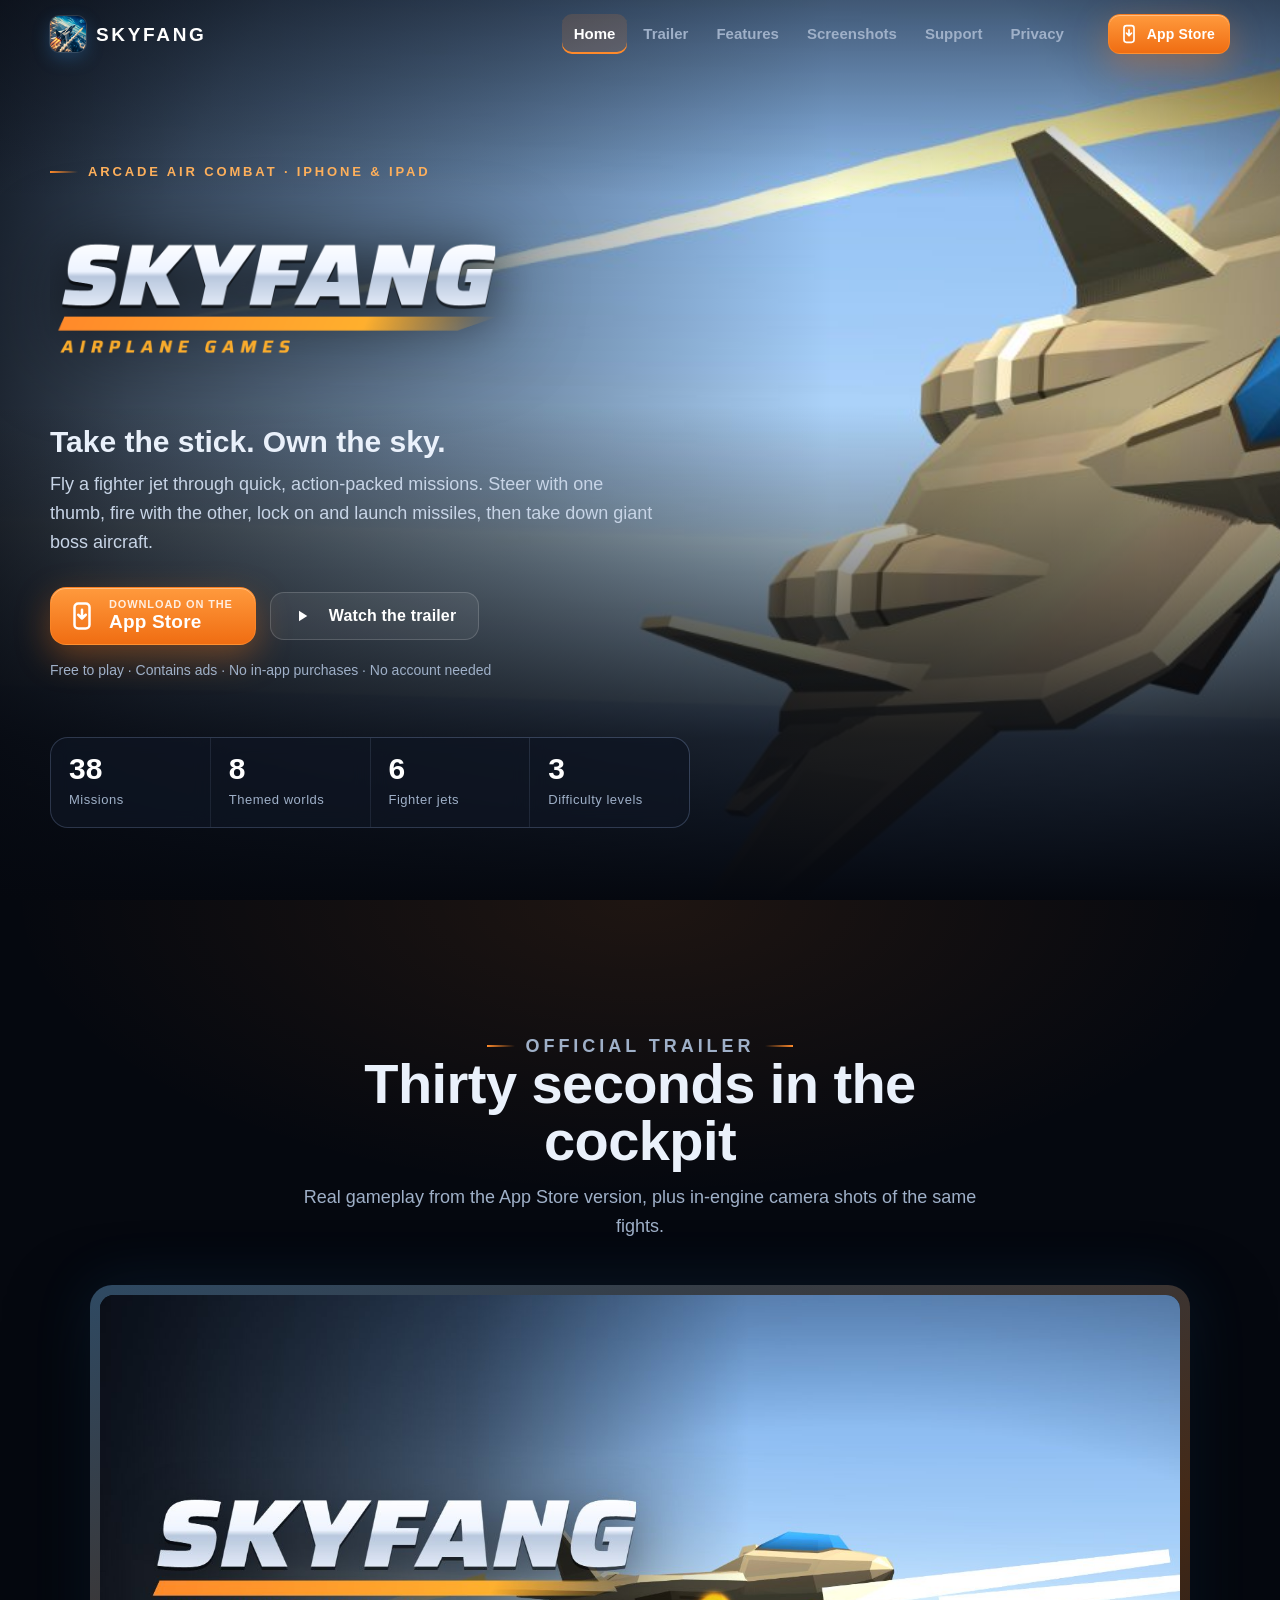
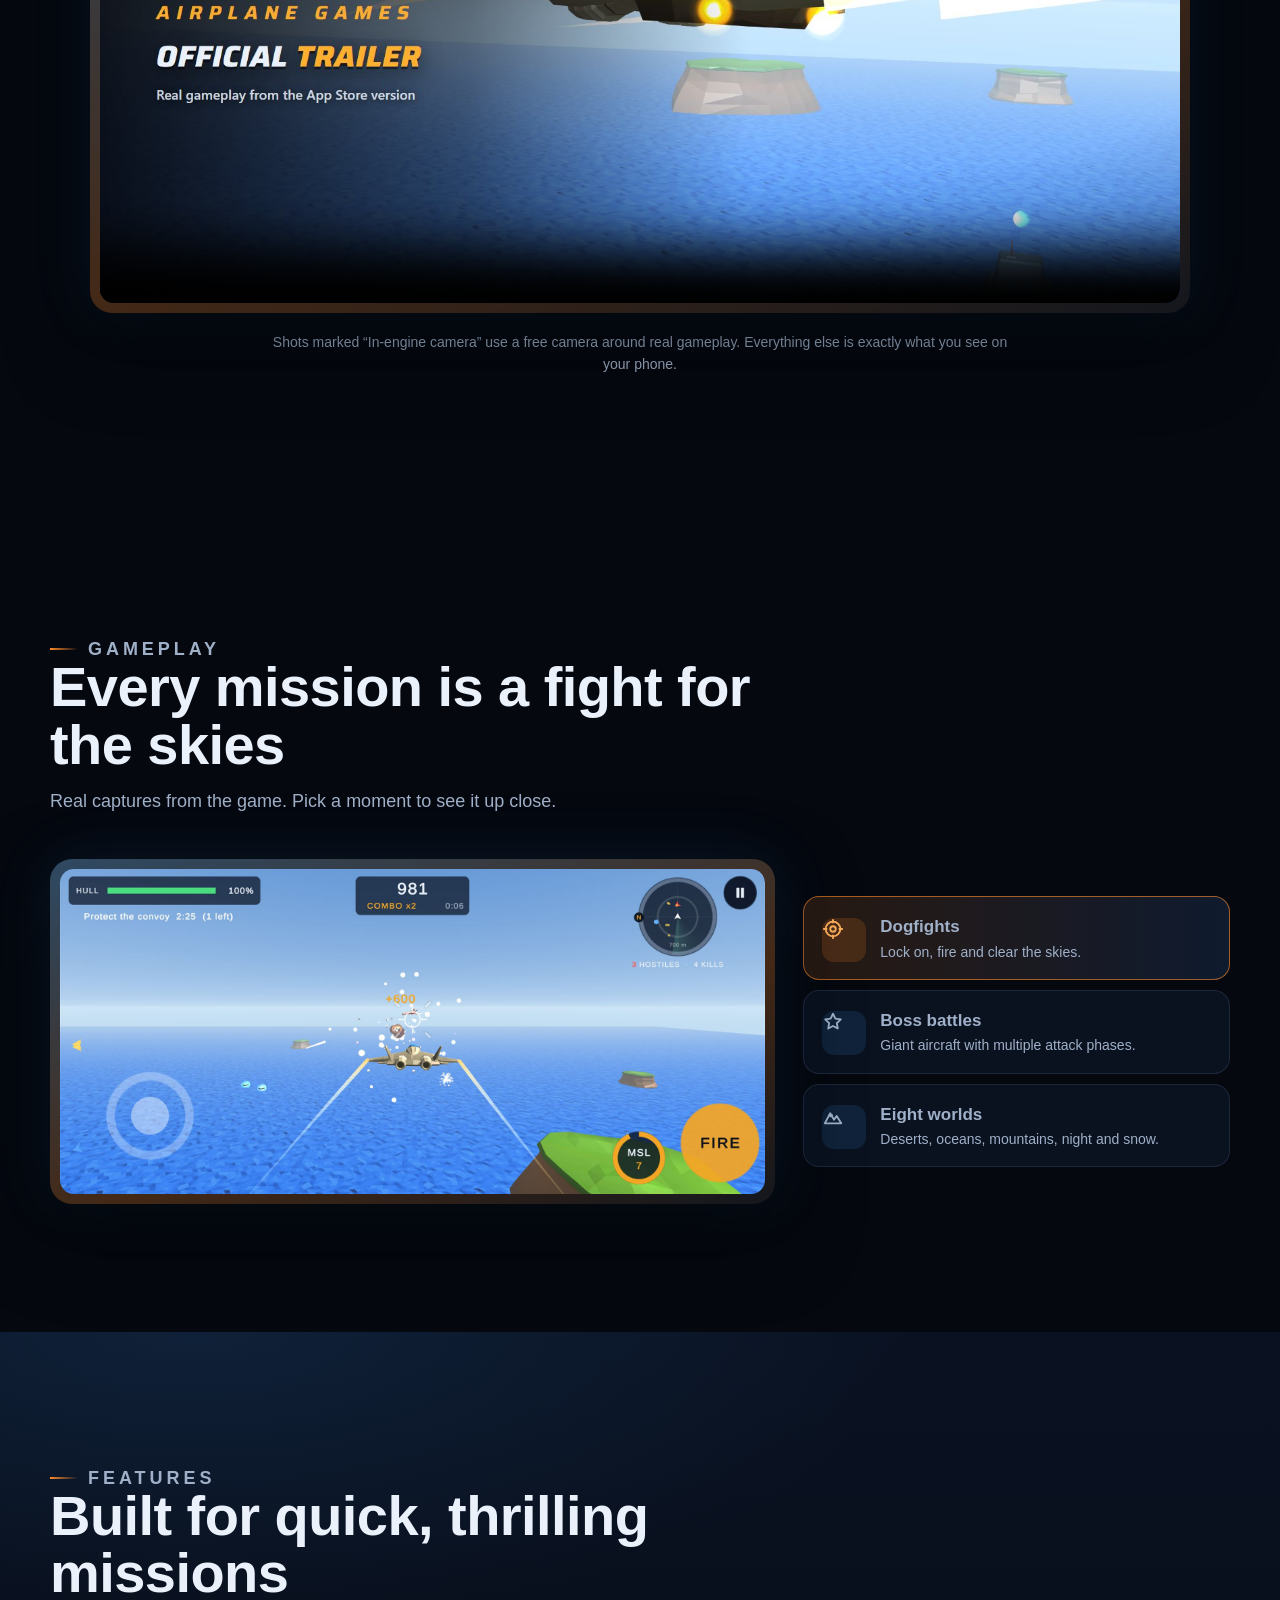
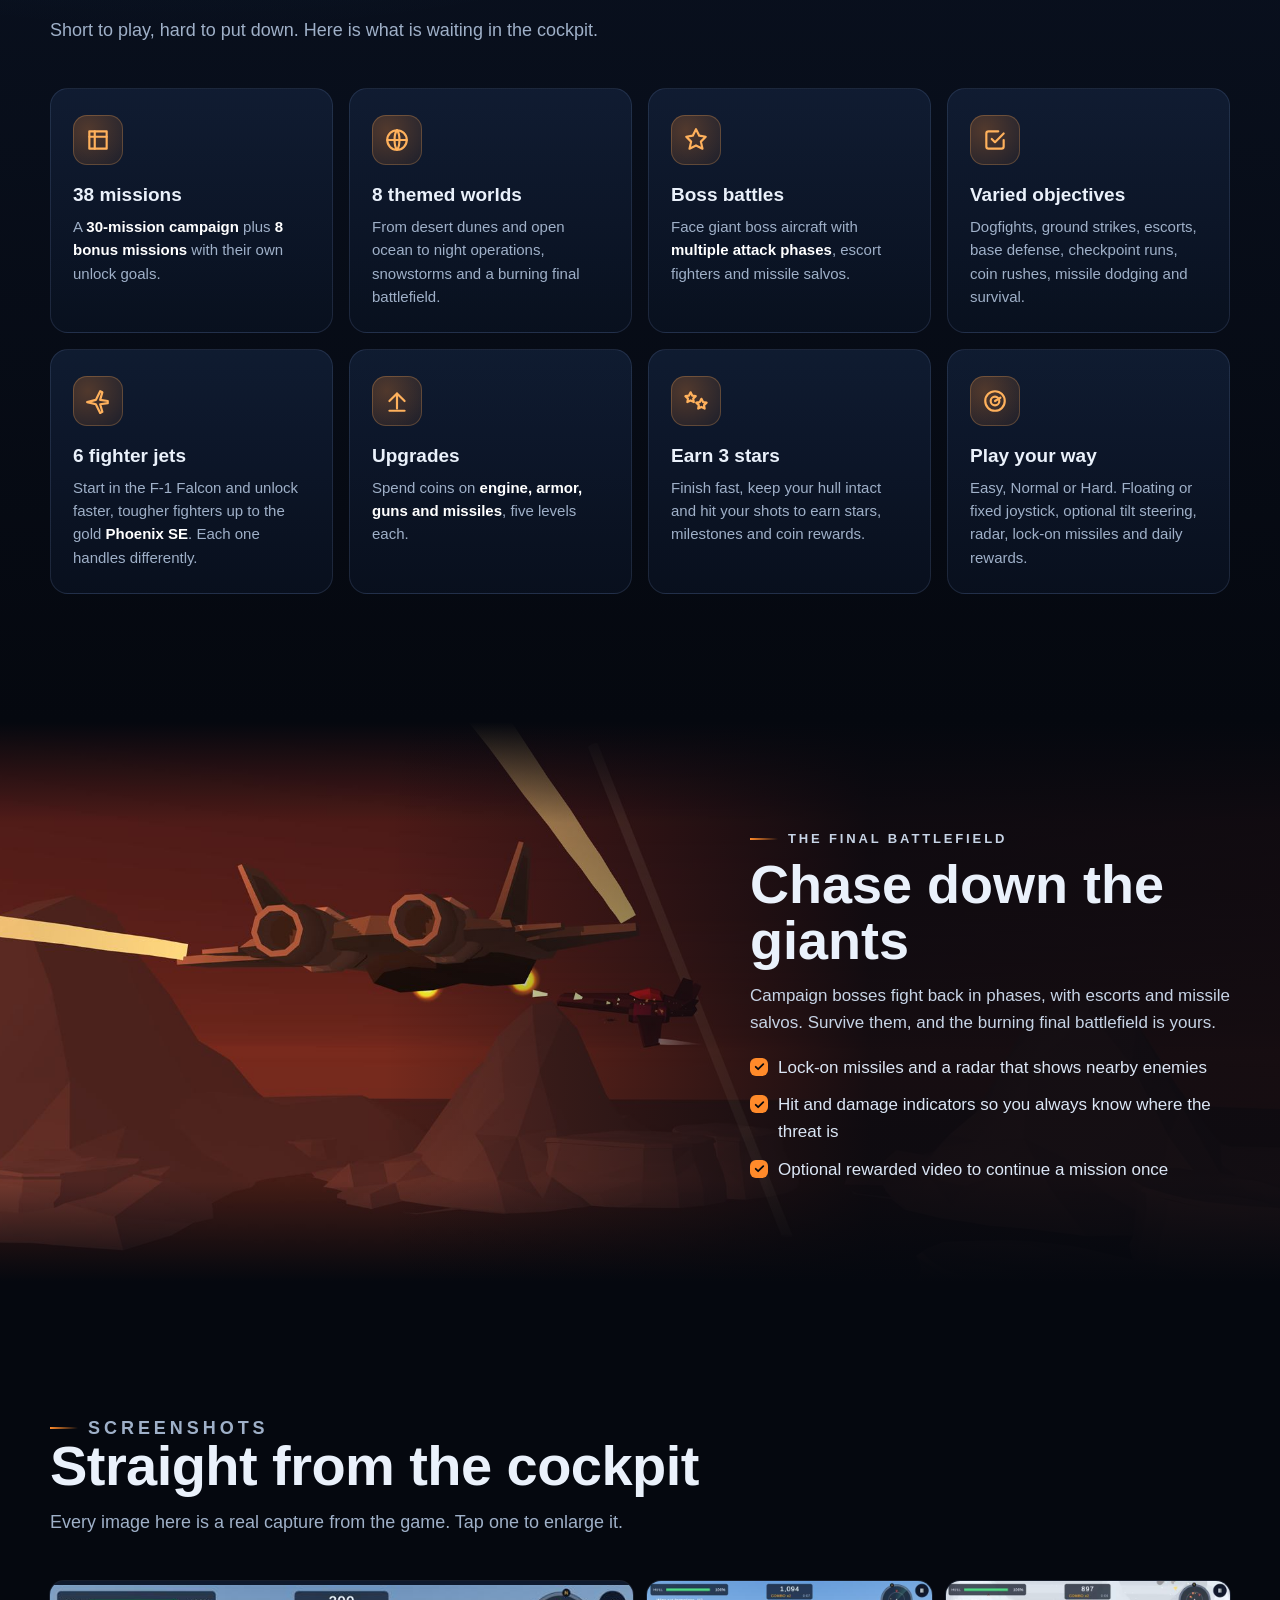
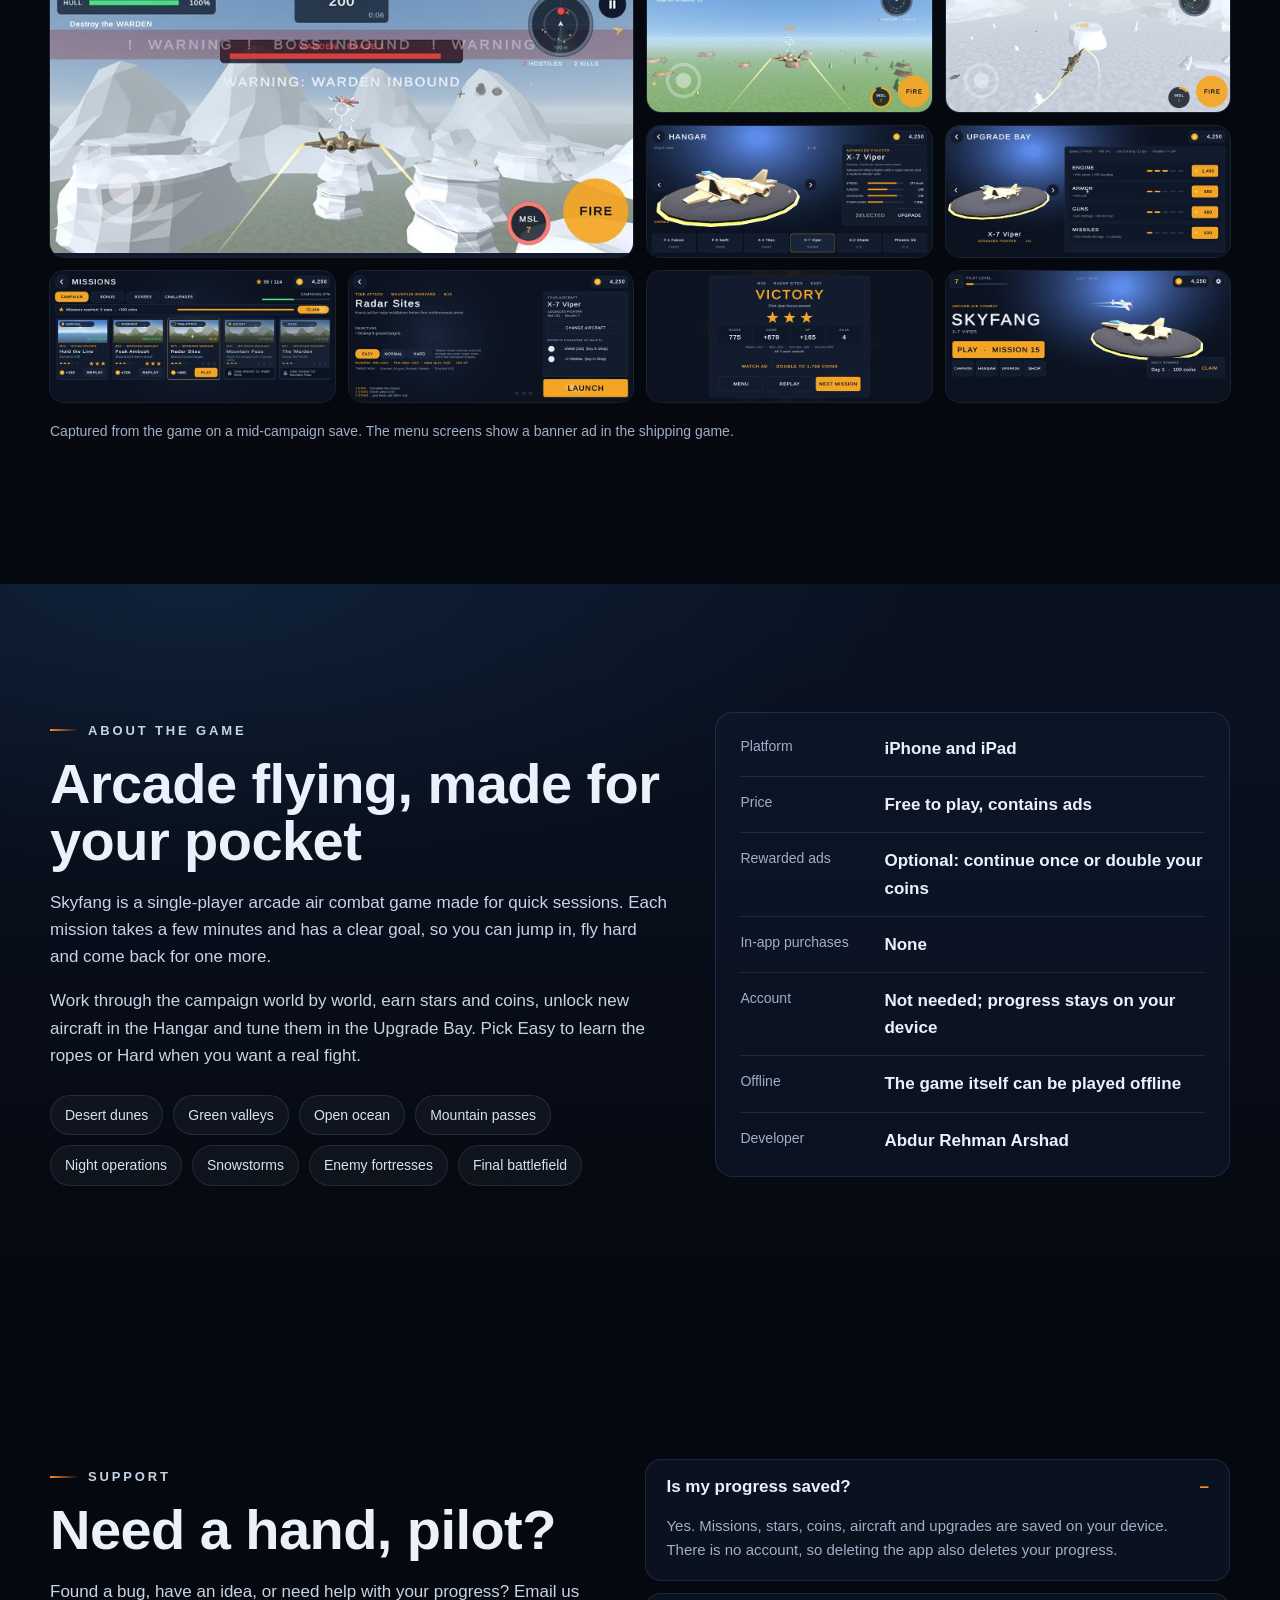
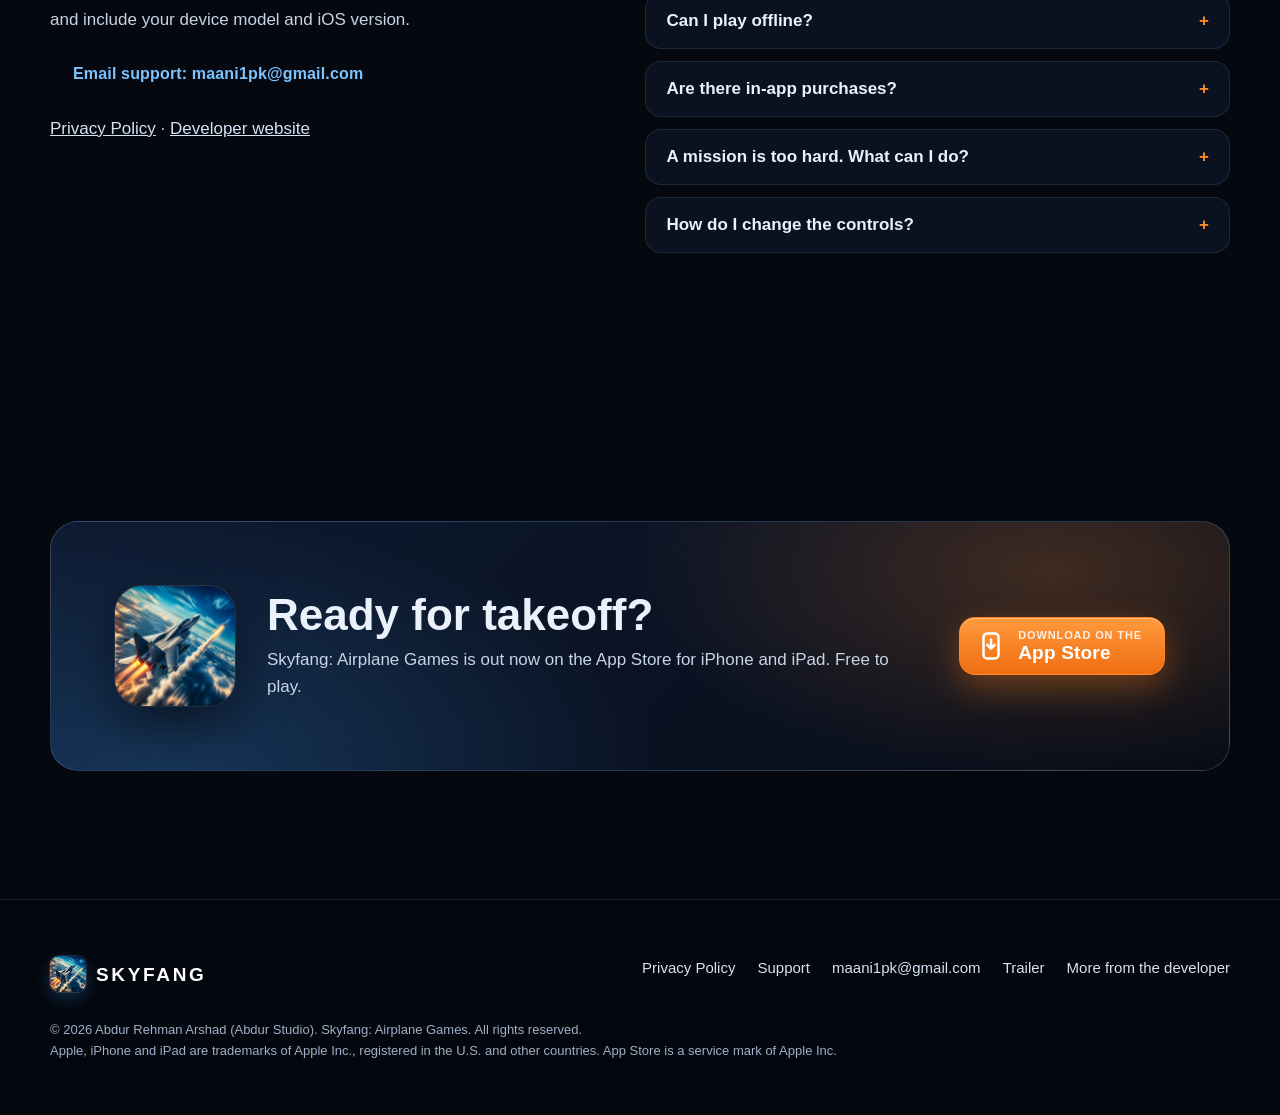
<file: index.html>
<!doctype html>
<html lang="en" class="no-js">
<head>
<meta charset="utf-8">
<meta name="apple-itunes-app" content="app-id=6825618120">
<meta name="viewport" content="width=device-width, initial-scale=1, viewport-fit=cover">
<title>Skyfang: Airplane Games</title>
<meta name="description" content="Skyfang is an arcade air combat game for iPhone and iPad. Fly 38 missions across 8 worlds, beat multi-phase boss aircraft, unlock 6 fighter jets and upgrade them. Free to play.">
<link rel="canonical" href="https://maani1pk.github.io/skyfang/">
<meta name="theme-color" content="#05080f">
<meta name="color-scheme" content="dark">
<link rel="icon" type="image/png" sizes="32x32" href="assets/img/icon-32.png">
<link rel="icon" type="image/png" sizes="64x64" href="assets/img/icon-64.png">
<link rel="apple-touch-icon" href="assets/img/icon-180.png">

<meta property="og:type" content="website">
<meta property="og:site_name" content="Skyfang: Airplane Games">
<meta property="og:title" content="Skyfang: Airplane Games">
<meta property="og:description" content="Arcade air combat for iPhone and iPad: 38 missions, 8 worlds, boss battles, 6 fighter jets to unlock and upgrade.">
<meta property="og:url" content="https://maani1pk.github.io/skyfang/">
<meta property="og:image" content="https://maani1pk.github.io/skyfang/assets/img/og-1200x630.jpg">
<meta property="og:image:width" content="1200">
<meta property="og:image:height" content="630">
<meta property="og:image:alt" content="A Skyfang fighter jet firing over the ocean">
<meta name="twitter:card" content="summary_large_image">
<meta name="twitter:title" content="Skyfang: Airplane Games">
<meta name="twitter:description" content="Arcade air combat for iPhone and iPad: 38 missions, 8 worlds, boss battles, 6 fighter jets to unlock and upgrade.">
<meta name="twitter:image" content="https://maani1pk.github.io/skyfang/assets/img/og-1200x630.jpg">

<link rel="stylesheet" href="assets/site.css">
<script type="application/ld+json">
{
  "@context": "https://schema.org",
  "@type": "VideoGame",
  "name": "Skyfang: Airplane Games",
  "url": "https://maani1pk.github.io/skyfang/",
  "sameAs": ["https://apps.apple.com/us/app/skyfang-airplane-games/id6825618120"],
  "image": "https://maani1pk.github.io/skyfang/assets/img/og-1200x630.jpg",
  "description": "Arcade air combat game with 38 missions across 8 worlds, boss battles, 6 unlockable fighter jets and upgrades.",
  "genre": ["Action", "Arcade", "Flight combat"],
  "gamePlatform": ["iPhone", "iPad"],
  "playMode": "SinglePlayer",
  "author": { "@type": "Person", "name": "Abdur Rehman Arshad", "url": "https://maani1pk.github.io/" },
  "trailer": {
    "@type": "VideoObject",
    "name": "Skyfang: Airplane Games trailer",
    "description": "Official trailer with real in-game footage of Skyfang: Airplane Games.",
    "thumbnailUrl": "https://maani1pk.github.io/skyfang/assets/img/trailer-poster-1600.jpg",
    "contentUrl": "https://maani1pk.github.io/skyfang/assets/video/skyfang-trailer-1080p.mp4",
    "uploadDate": "2026-11-02",
    "duration": "PT30S"
  }
}
</script>
<script src="assets/site.js" defer></script>
</head>
<body id="top">
<a class="skip" href="#main">Skip to content</a>

<header class="nav">
  <div class="wrap nav__bar">
    <a class="brand" href="#top" aria-label="Skyfang home"><img src="assets/img/icon-64.png" width="36" height="36" alt="">Skyfang</a>
    <button class="nav__toggle" type="button" aria-expanded="false" aria-controls="nav-links" aria-label="Menu"><span></span></button>
    <ul class="nav__links" id="nav-links">
      <li><a href="#top">Home</a></li>
      <li><a href="#trailer">Trailer</a></li>
      <li><a href="#features">Features</a></li>
      <li><a href="#screenshots">Screenshots</a></li>
      <li><a href="#support">Support</a></li>
      <li><a href="privacy-policy.html">Privacy</a></li>
    </ul>
    <a class="store store--sm nav__cta" href="https://apps.apple.com/us/app/skyfang-airplane-games/id6825618120" target="_blank" rel="noopener noreferrer" data-store><svg viewBox="0 0 24 24" fill="none" stroke="currentColor" stroke-width="2" stroke-linecap="round" stroke-linejoin="round" aria-hidden="true"><rect x="6" y="2" width="12" height="20" rx="3"/><path d="M12 7v7m-3-3l3 3 3-3"/></svg><span><small>Download on the</small><strong>App Store</strong></span></a>
  </div>
</header>

<main id="main">
  <!-- Hero -->
  <section class="hero" aria-labelledby="hero-title">
    <div class="hero__media">
      <picture>
        <source media="(max-aspect-ratio: 1/1)" srcset="assets/img/keyart-portrait-900.jpg" width="900" height="1200">
        <img src="assets/img/keyart-2400.jpg" srcset="assets/img/keyart-1200.jpg 1200w, assets/img/keyart-2400.jpg 2400w" sizes="100vw" width="2400" height="1029" alt="A Skyfang fighter jet in flight over the ocean in the middle of a dogfight, rendered in the game engine" fetchpriority="high">
      </picture>
    </div>
    <div class="wrap">
      <div class="hero__content">
        <p class="eyebrow">Arcade air combat · iPhone &amp; iPad</p>
        <h1 id="hero-title" class="hero__logo"><img src="assets/img/logo-wordmark-1200.png" width="1200" height="430" alt="Skyfang: Airplane Games"></h1>
        <p class="hero__tagline">Take the stick. Own the sky.</p>
        <p class="hero__lead">Fly a fighter jet through quick, action-packed missions. Steer with one thumb, fire with the other, lock on and launch missiles, then take down giant boss aircraft.</p>
        <div class="hero__actions">
          <a class="store" href="https://apps.apple.com/us/app/skyfang-airplane-games/id6825618120" target="_blank" rel="noopener noreferrer" data-store><svg viewBox="0 0 24 24" fill="none" stroke="currentColor" stroke-width="2" stroke-linecap="round" stroke-linejoin="round" aria-hidden="true"><rect x="6" y="2" width="12" height="20" rx="3"/><path d="M12 7v7m-3-3l3 3 3-3"/></svg><span><small>Download on the</small><strong>App Store</strong></span></a>
          <a class="btn btn--ghost" href="#trailer"><svg viewBox="0 0 24 24" width="18" height="18" fill="currentColor" aria-hidden="true"><path d="M8 5v14l11-7z"/></svg>Watch the trailer</a>
        </div>
        <p class="hero__note">Free to play · Contains ads · No in-app purchases · No account needed</p>
        <div class="stats" role="list">
          <div role="listitem"><b>38</b><span>Missions</span></div>
          <div role="listitem"><b>8</b><span>Themed worlds</span></div>
          <div role="listitem"><b>6</b><span>Fighter jets</span></div>
          <div role="listitem"><b>3</b><span>Difficulty levels</span></div>
        </div>
      </div>
    </div>
  </section>

  <!-- Trailer -->
  <section class="section trailer" id="trailer" aria-labelledby="trailer-title">
    <div class="wrap">
      <div class="head head--center reveal">
        <p class="eyebrow">Official trailer</p>
        <h2 id="trailer-title">Thirty seconds in the cockpit</h2>
        <p>Real gameplay from the App Store version, plus in-engine camera shots of the same fights.</p>
      </div>
      <div class="trailer__frame reveal">
        <video id="trailer-video" controls playsinline preload="none" poster="assets/img/trailer-poster-1600.jpg" width="1920" height="1080">
          <source src="assets/video/skyfang-trailer-1080p.mp4" type="video/mp4">
          Your browser can't play this video. <a href="assets/video/skyfang-trailer-1080p.mp4">Download the trailer (MP4)</a>.
        </video>
      </div>
      <p class="trailer__note">Shots marked “In-engine camera” use a free camera around real gameplay. Everything else is exactly what you see on your phone.</p>
    </div>
  </section>

  <!-- Gameplay showcase -->
  <section class="section" id="gameplay" aria-labelledby="gameplay-title">
    <div class="wrap">
      <div class="head reveal">
        <p class="eyebrow">Gameplay</p>
        <h2 id="gameplay-title">Every mission is a fight for the skies</h2>
        <p>Real captures from the game. Pick a moment to see it up close.</p>
      </div>
      <div class="showcase reveal">
        <div class="frame">
          <img id="showcase-img" src="assets/img/play-ocean-defense-0-1920.jpg" srcset="assets/img/play-ocean-defense-0-720.jpg 720w, assets/img/play-ocean-defense-0-1920.jpg 1920w" sizes="(max-width: 1080px) 100vw, 760px" width="1920" height="884" alt="Harbor Defense mission: an enemy jet explodes over the ocean, with the radar, joystick and fire buttons on screen" loading="lazy">
        </div>
        <div class="tabs" role="tablist" aria-label="Gameplay moments">
          <button class="tab" role="tab" aria-selected="true" aria-controls="showcase-img" data-show="assets/img/play-ocean-defense-0-1920.jpg" data-show-set="assets/img/play-ocean-defense-0-720.jpg 720w, assets/img/play-ocean-defense-0-1920.jpg 1920w" data-alt="Harbor Defense mission: an enemy jet explodes over the ocean, with the radar, joystick and fire buttons on screen">
            <span class="tab__icon"><svg viewBox="0 0 24 24" fill="none" stroke="currentColor" stroke-width="2" stroke-linecap="round" stroke-linejoin="round" aria-hidden="true"><circle cx="12" cy="12" r="8"/><circle cx="12" cy="12" r="3"/><path d="M12 2v3M12 19v3M2 12h3M19 12h3"/></svg></span>
            <span><strong>Dogfights</strong><span>Lock on, fire and clear the skies.</span></span>
          </button>
          <button class="tab" role="tab" aria-selected="false" tabindex="-1" aria-controls="showcase-img" data-show="assets/img/play-boss-overlord-1-1920.jpg" data-show-set="assets/img/play-boss-overlord-1-720.jpg 720w, assets/img/play-boss-overlord-1-1920.jpg 1920w" data-alt="Boss battle against the Overlord, with its health bar at the top of the screen">
            <span class="tab__icon"><svg viewBox="0 0 24 24" fill="none" stroke="currentColor" stroke-width="2" stroke-linecap="round" stroke-linejoin="round" aria-hidden="true"><path d="M12 3l2.6 5.3 5.9.9-4.3 4.1 1 5.8L12 16.4 6.8 19.1l1-5.8L3.5 9.2l5.9-.9z"/></svg></span>
            <span><strong>Boss battles</strong><span>Giant aircraft with multiple attack phases.</span></span>
          </button>
          <button class="tab" role="tab" aria-selected="false" tabindex="-1" aria-controls="showcase-img" data-show="assets/img/play-dogfight-mountain-0-1920.jpg" data-show-set="assets/img/play-dogfight-mountain-0-720.jpg 720w, assets/img/play-dogfight-mountain-0-1920.jpg 1920w" data-alt="Mountain mission: chasing an enemy jet between snowy peaks">
            <span class="tab__icon"><svg viewBox="0 0 24 24" fill="none" stroke="currentColor" stroke-width="2" stroke-linecap="round" stroke-linejoin="round" aria-hidden="true"><path d="M3 20l6-11 4 7 3-4 5 8z"/><path d="M8 11l1.5 1.5L11 11"/></svg></span>
            <span><strong>Eight worlds</strong><span>Deserts, oceans, mountains, night and snow.</span></span>
          </button>
        </div>
      </div>
    </div>
  </section>

  <!-- Features -->
  <section class="section section--tint" id="features" aria-labelledby="features-title">
    <div class="wrap">
      <div class="head reveal">
        <p class="eyebrow">Features</p>
        <h2 id="features-title">Built for quick, thrilling missions</h2>
        <p>Short to play, hard to put down. Here is what is waiting in the cockpit.</p>
      </div>
      <div class="features">
        <article class="card reveal">
          <div class="card__icon"><svg viewBox="0 0 24 24" fill="none" stroke="currentColor" stroke-width="2" stroke-linecap="round" stroke-linejoin="round" aria-hidden="true"><path d="M4 4h16v16H4z"/><path d="M4 9h16M9 4v16"/></svg></div>
          <h3>38 missions</h3>
          <p>A <b>30-mission campaign</b> plus <b>8 bonus missions</b> with their own unlock goals.</p>
        </article>
        <article class="card reveal">
          <div class="card__icon"><svg viewBox="0 0 24 24" fill="none" stroke="currentColor" stroke-width="2" stroke-linecap="round" stroke-linejoin="round" aria-hidden="true"><circle cx="12" cy="12" r="9"/><path d="M3 12h18M12 3c3 3.5 3 14.5 0 18M12 3c-3 3.5-3 14.5 0 18"/></svg></div>
          <h3>8 themed worlds</h3>
          <p>From desert dunes and open ocean to night operations, snowstorms and a burning final battlefield.</p>
        </article>
        <article class="card reveal">
          <div class="card__icon"><svg viewBox="0 0 24 24" fill="none" stroke="currentColor" stroke-width="2" stroke-linecap="round" stroke-linejoin="round" aria-hidden="true"><path d="M12 2l3 6 6 1-4.5 4.5L18 20l-6-3-6 3 1.5-6.5L3 9l6-1z"/></svg></div>
          <h3>Boss battles</h3>
          <p>Face giant boss aircraft with <b>multiple attack phases</b>, escort fighters and missile salvos.</p>
        </article>
        <article class="card reveal">
          <div class="card__icon"><svg viewBox="0 0 24 24" fill="none" stroke="currentColor" stroke-width="2" stroke-linecap="round" stroke-linejoin="round" aria-hidden="true"><path d="M9 11l3 3 8-8"/><path d="M20 12v6a2 2 0 0 1-2 2H6a2 2 0 0 1-2-2V6a2 2 0 0 1 2-2h9"/></svg></div>
          <h3>Varied objectives</h3>
          <p>Dogfights, ground strikes, escorts, base defense, checkpoint runs, coin rushes, missile dodging and survival.</p>
        </article>
        <article class="card reveal">
          <div class="card__icon"><svg viewBox="0 0 24 24" fill="none" stroke="currentColor" stroke-width="2" stroke-linecap="round" stroke-linejoin="round" aria-hidden="true"><path d="M2 13l8-2 4-8 2 1-2 7 7 1v2l-7 1 2 7-2 1-4-8-8-2z"/></svg></div>
          <h3>6 fighter jets</h3>
          <p>Start in the F-1 Falcon and unlock faster, tougher fighters up to the gold <b>Phoenix SE</b>. Each one handles differently.</p>
        </article>
        <article class="card reveal">
          <div class="card__icon"><svg viewBox="0 0 24 24" fill="none" stroke="currentColor" stroke-width="2" stroke-linecap="round" stroke-linejoin="round" aria-hidden="true"><path d="M12 19V5M5 12l7-7 7 7"/><path d="M5 21h14"/></svg></div>
          <h3>Upgrades</h3>
          <p>Spend coins on <b>engine, armor, guns and missiles</b>, five levels each.</p>
        </article>
        <article class="card reveal">
          <div class="card__icon"><svg viewBox="0 0 24 24" fill="none" stroke="currentColor" stroke-width="2" stroke-linecap="round" stroke-linejoin="round" aria-hidden="true"><path d="M7 4l1.5 3 3.3.5-2.4 2.3.6 3.2L7 11.5 4 13l.6-3.2-2.4-2.3L5.5 7z"/><path d="M17 10l1.5 3 3.3.5-2.4 2.3.6 3.2-3-1.5-3 1.5.6-3.2-2.4-2.3 3.3-.5z"/></svg></div>
          <h3>Earn 3 stars</h3>
          <p>Finish fast, keep your hull intact and hit your shots to earn stars, milestones and coin rewards.</p>
        </article>
        <article class="card reveal">
          <div class="card__icon"><svg viewBox="0 0 24 24" fill="none" stroke="currentColor" stroke-width="2" stroke-linecap="round" stroke-linejoin="round" aria-hidden="true"><circle cx="12" cy="12" r="9"/><path d="M12 12l5-3"/><circle cx="12" cy="12" r="4"/></svg></div>
          <h3>Play your way</h3>
          <p>Easy, Normal or Hard. Floating or fixed joystick, optional tilt steering, radar, lock-on missiles and daily rewards.</p>
        </article>
      </div>
    </div>
  </section>

  <!-- Boss band -->
  <section class="band" aria-labelledby="boss-title">
    <div class="band__media">
      <img src="assets/img/boss-2000.jpg" srcset="assets/img/boss-1000.jpg 1000w, assets/img/boss-2000.jpg 2000w" sizes="100vw" width="2000" height="857" alt="A Skyfang jet chasing a red enemy aircraft over a volcanic landscape" loading="lazy">
    </div>
    <div class="wrap">
      <div class="band__content reveal">
        <p class="eyebrow">The final battlefield</p>
        <h2 id="boss-title">Chase down the giants</h2>
        <p>Campaign bosses fight back in phases, with escorts and missile salvos. Survive them, and the burning final battlefield is yours.</p>
        <ul class="checks">
          <li>Lock-on missiles and a radar that shows nearby enemies</li>
          <li>Hit and damage indicators so you always know where the threat is</li>
          <li>Optional rewarded video to continue a mission once</li>
        </ul>
      </div>
    </div>
  </section>

  <!-- Screenshots -->
  <section class="section" id="screenshots" aria-labelledby="shots-title">
    <div class="wrap">
      <div class="head reveal">
        <p class="eyebrow">Screenshots</p>
        <h2 id="shots-title">Straight from the cockpit</h2>
        <p>Every image here is a real capture from the game. Tap one to enlarge it.</p>
      </div>
      <div class="gallery reveal">
        <button class="shot shot--wide" type="button" data-full="assets/img/play-boss-warden-0-1920.jpg" data-caption="Boss battle: The Warden"><img src="assets/img/play-boss-warden-0-720.jpg" width="720" height="331" alt="Boss battle against The Warden" loading="lazy"></button>
        <button class="shot" type="button" data-full="assets/img/play-dogfight-valley-0-1920.jpg" data-caption="Dogfight in the valley"><img src="assets/img/play-dogfight-valley-0-720.jpg" width="720" height="331" alt="Dogfight over a green valley" loading="lazy"></button>
        <button class="shot" type="button" data-full="assets/img/play-snow-survival-0-1920.jpg" data-caption="Snowstorm survival"><img src="assets/img/play-snow-survival-0-720.jpg" width="720" height="331" alt="Survival mission in a snowstorm" loading="lazy"></button>
        <button class="shot" type="button" data-full="assets/img/screen-hangar-1920.jpg" data-caption="Hangar: choose your fighter"><img src="assets/img/screen-hangar-720.jpg" width="720" height="331" alt="Hangar screen showing a fighter jet on a lit platform" loading="lazy"></button>
        <button class="shot" type="button" data-full="assets/img/screen-upgrade-1920.jpg" data-caption="Upgrade Bay: engine, armor, guns, missiles"><img src="assets/img/screen-upgrade-720.jpg" width="720" height="331" alt="Upgrade Bay screen with engine, armor, guns and missile upgrades" loading="lazy"></button>
        <button class="shot" type="button" data-full="assets/img/screen-missions-campaign-1920.jpg" data-caption="Campaign missions and stars"><img src="assets/img/screen-missions-campaign-720.jpg" width="720" height="331" alt="Missions screen showing campaign missions with stars" loading="lazy"></button>
        <button class="shot" type="button" data-full="assets/img/screen-briefing-1920.jpg" data-caption="Briefing with Easy, Normal and Hard"><img src="assets/img/screen-briefing-720.jpg" width="720" height="331" alt="Mission briefing with difficulty selection" loading="lazy"></button>
        <button class="shot" type="button" data-full="assets/img/screen-victory-1920.jpg" data-caption="Victory: 3 stars earned"><img src="assets/img/screen-victory-720.jpg" width="720" height="331" alt="Victory screen with three stars" loading="lazy"></button>
        <button class="shot" type="button" data-full="assets/img/menu-main-1920.jpg" data-caption="Main menu"><img src="assets/img/menu-main-720.jpg" width="720" height="331" alt="Skyfang main menu" loading="lazy"></button>      </div>
      <p class="gallery__note">Captured from the game on a mid-campaign save. The menu screens show a banner ad in the shipping game.</p>
    </div>
  </section>

  <!-- About -->
  <section class="section section--tint" id="about" aria-labelledby="about-title">
    <div class="wrap about">
      <div class="reveal">
        <p class="eyebrow">About the game</p>
        <h2 class="about__title" id="about-title">Arcade flying, made for your pocket</h2>
        <p>Skyfang is a single-player arcade air combat game made for quick sessions. Each mission takes a few minutes and has a clear goal, so you can jump in, fly hard and come back for one more.</p>
        <p>Work through the campaign world by world, earn stars and coins, unlock new aircraft in the Hangar and tune them in the Upgrade Bay. Pick Easy to learn the ropes or Hard when you want a real fight.</p>
        <ul class="worlds" aria-label="Worlds">
          <li>Desert dunes</li><li>Green valleys</li><li>Open ocean</li><li>Mountain passes</li><li>Night operations</li><li>Snowstorms</li><li>Enemy fortresses</li><li>Final battlefield</li>
        </ul>
      </div>
      <dl class="facts reveal">
        <div><dt>Platform</dt><dd>iPhone and iPad</dd></div>
        <div><dt>Price</dt><dd>Free to play, contains ads</dd></div>
        <div><dt>Rewarded ads</dt><dd>Optional: continue once or double your coins</dd></div>
        <div><dt>In-app purchases</dt><dd>None</dd></div>
        <div><dt>Account</dt><dd>Not needed; progress stays on your device</dd></div>
        <div><dt>Offline</dt><dd>The game itself can be played offline</dd></div>
        <div><dt>Developer</dt><dd>Abdur Rehman Arshad</dd></div>
      </dl>
    </div>
  </section>

  <!-- Support -->
  <section class="section" id="support" aria-labelledby="support-title">
    <div class="wrap support">
      <div class="reveal">
        <p class="eyebrow">Support</p>
        <h2 class="about__title" id="support-title">Need a hand, pilot?</h2>
        <p>Found a bug, have an idea, or need help with your progress? Email us and include your device model and iOS version.</p>
        <p><a class="btn" href="mailto:maani1pk@gmail.com?subject=Skyfang%20support">Email support: maani1pk@gmail.com</a></p>
        <p class="support__links"><a href="privacy-policy.html">Privacy Policy</a> · <a href="https://maani1pk.github.io/">Developer website</a></p>
      </div>
      <div class="faq reveal">
        <details open><summary>Is my progress saved?</summary><p>Yes. Missions, stars, coins, aircraft and upgrades are saved on your device. There is no account, so deleting the app also deletes your progress.</p></details>
        <details><summary>Can I play offline?</summary><p>Yes, the game itself plays offline. Ads and rewarded videos need a connection, so they simply won't appear while you're offline.</p></details>
        <details><summary>Are there in-app purchases?</summary><p>No. Everything is unlocked with coins earned by playing. The game is free and shows ads; rewarded videos are always optional.</p></details>
        <details><summary>A mission is too hard. What can I do?</summary><p>Switch to Easy on the mission briefing, upgrade your jet's armor and guns in the Upgrade Bay, or replay earlier missions for more coins.</p></details>
        <details><summary>How do I change the controls?</summary><p>Open Settings from the main menu: choose a floating or fixed joystick, turn on tilt steering and adjust sensitivity.</p></details>
      </div>
    </div>
  </section>

  <!-- Download -->
  <section class="section" id="download" aria-labelledby="download-title">
    <div class="wrap">
      <div class="download reveal">
        <img src="assets/img/icon-512.jpg" width="120" height="120" alt="Skyfang app icon" loading="lazy">
        <div>
          <h2 id="download-title">Ready for takeoff?</h2>
          <p>Skyfang: Airplane Games is out now on the App Store for iPhone and iPad. Free to play.</p>
        </div>
        <a class="store" href="https://apps.apple.com/us/app/skyfang-airplane-games/id6825618120" target="_blank" rel="noopener noreferrer" data-store><svg viewBox="0 0 24 24" fill="none" stroke="currentColor" stroke-width="2" stroke-linecap="round" stroke-linejoin="round" aria-hidden="true"><rect x="6" y="2" width="12" height="20" rx="3"/><path d="M12 7v7m-3-3l3 3 3-3"/></svg><span><small>Download on the</small><strong>App Store</strong></span></a>
      </div>
    </div>
  </section>
</main>

<footer class="footer">
  <div class="wrap">
    <div class="footer__top">
      <a class="brand" href="#top"><img src="assets/img/icon-64.png" width="36" height="36" alt="">Skyfang</a>
      <ul class="footer__links">
        <li><a href="privacy-policy.html">Privacy Policy</a></li>
        <li><a href="#support">Support</a></li>
        <li><a href="mailto:maani1pk@gmail.com">maani1pk@gmail.com</a></li>
        <li><a href="#trailer">Trailer</a></li>
        <li><a href="https://maani1pk.github.io/">More from the developer</a></li>
      </ul>
    </div>
    <p class="footer__legal">© 2026 Abdur Rehman Arshad (Abdur Studio). Skyfang: Airplane Games. All rights reserved.<br>Apple, iPhone and iPad are trademarks of Apple Inc., registered in the U.S. and other countries. App Store is a service mark of Apple Inc.</p>
  </div>
</footer>

<dialog class="lightbox" id="lightbox" aria-label="Screenshot viewer">
  <button class="lb-btn lb-close" type="button" aria-label="Close"><svg viewBox="0 0 24 24" fill="none" stroke="currentColor" stroke-width="2.2" stroke-linecap="round" aria-hidden="true"><path d="M6 6l12 12M18 6L6 18"/></svg></button>
  <button class="lb-btn lb-prev" type="button" aria-label="Previous screenshot"><svg viewBox="0 0 24 24" fill="none" stroke="currentColor" stroke-width="2.2" stroke-linecap="round" stroke-linejoin="round" aria-hidden="true"><path d="M15 5l-7 7 7 7"/></svg></button>
  <button class="lb-btn lb-next" type="button" aria-label="Next screenshot"><svg viewBox="0 0 24 24" fill="none" stroke="currentColor" stroke-width="2.2" stroke-linecap="round" stroke-linejoin="round" aria-hidden="true"><path d="M9 5l7 7-7 7"/></svg></button>
  <figure><img alt=""><figcaption></figcaption></figure>
</dialog>
</body>
</html>
</file>
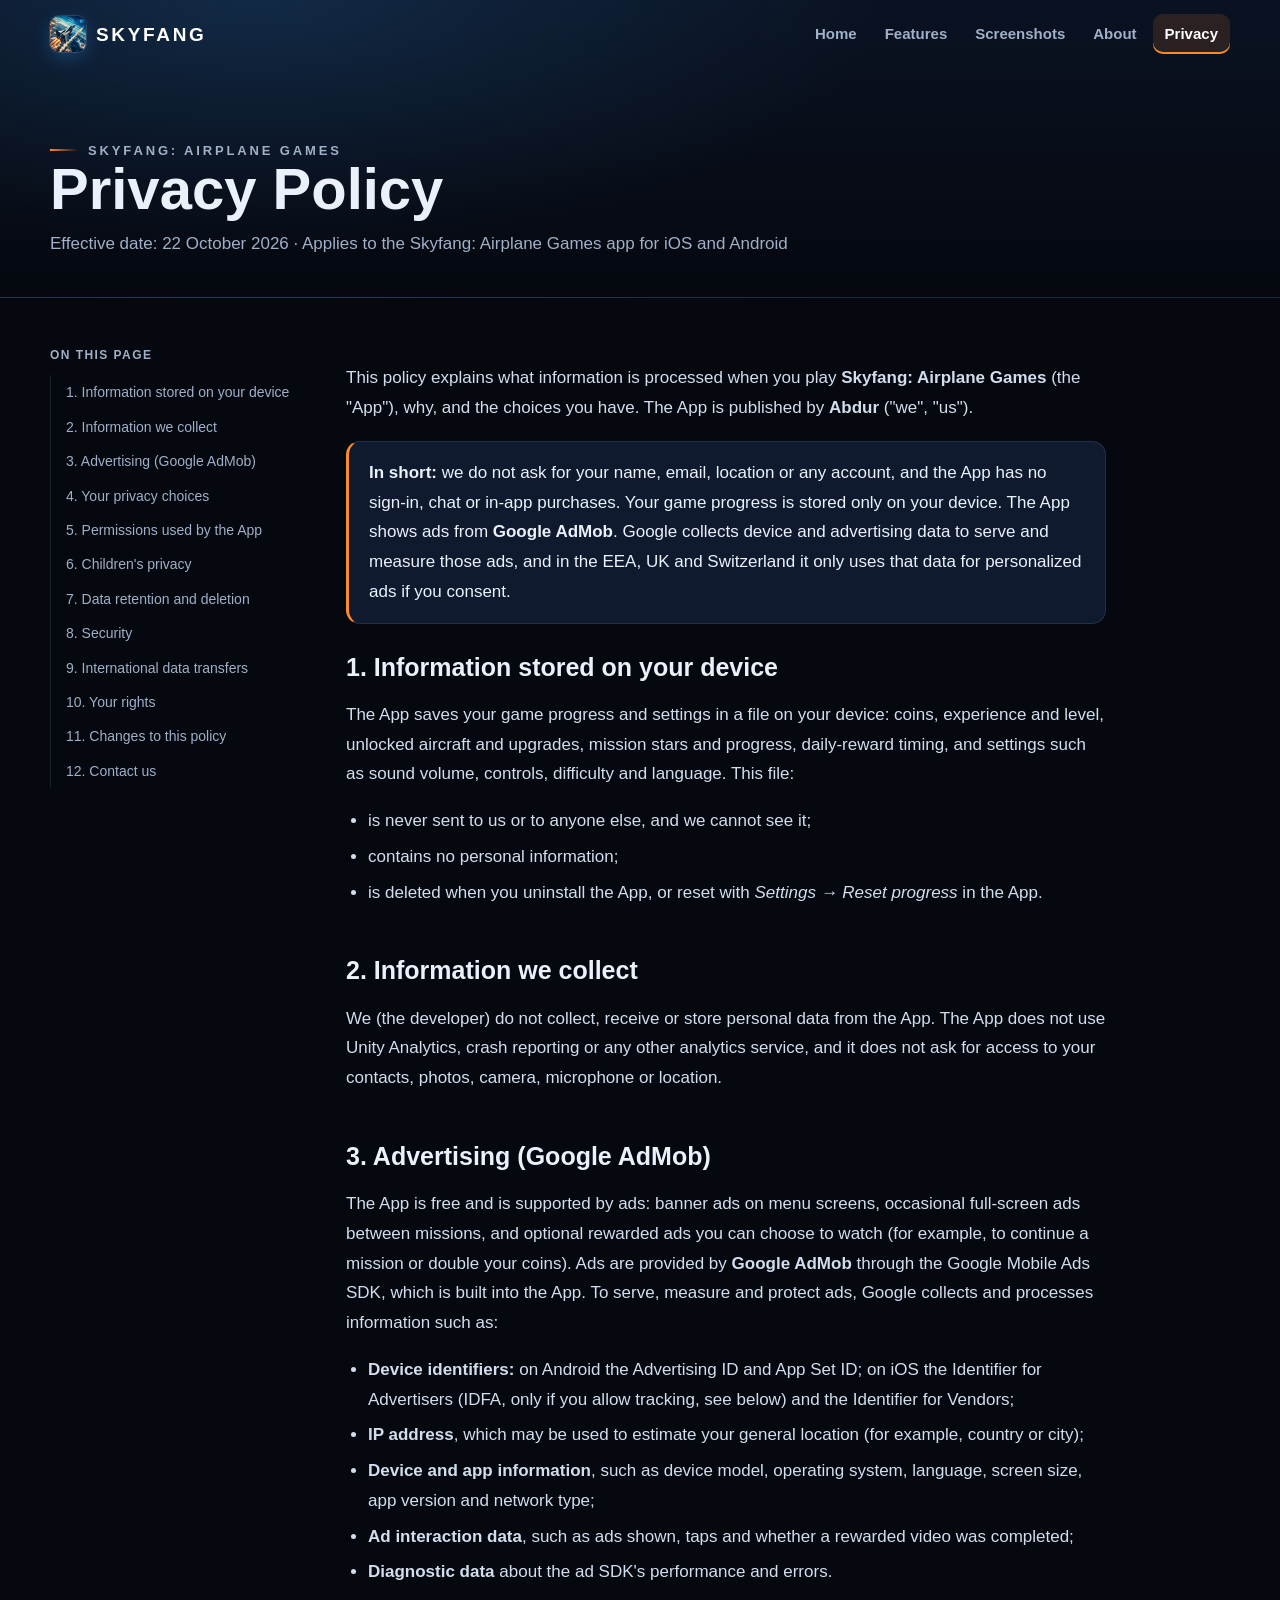
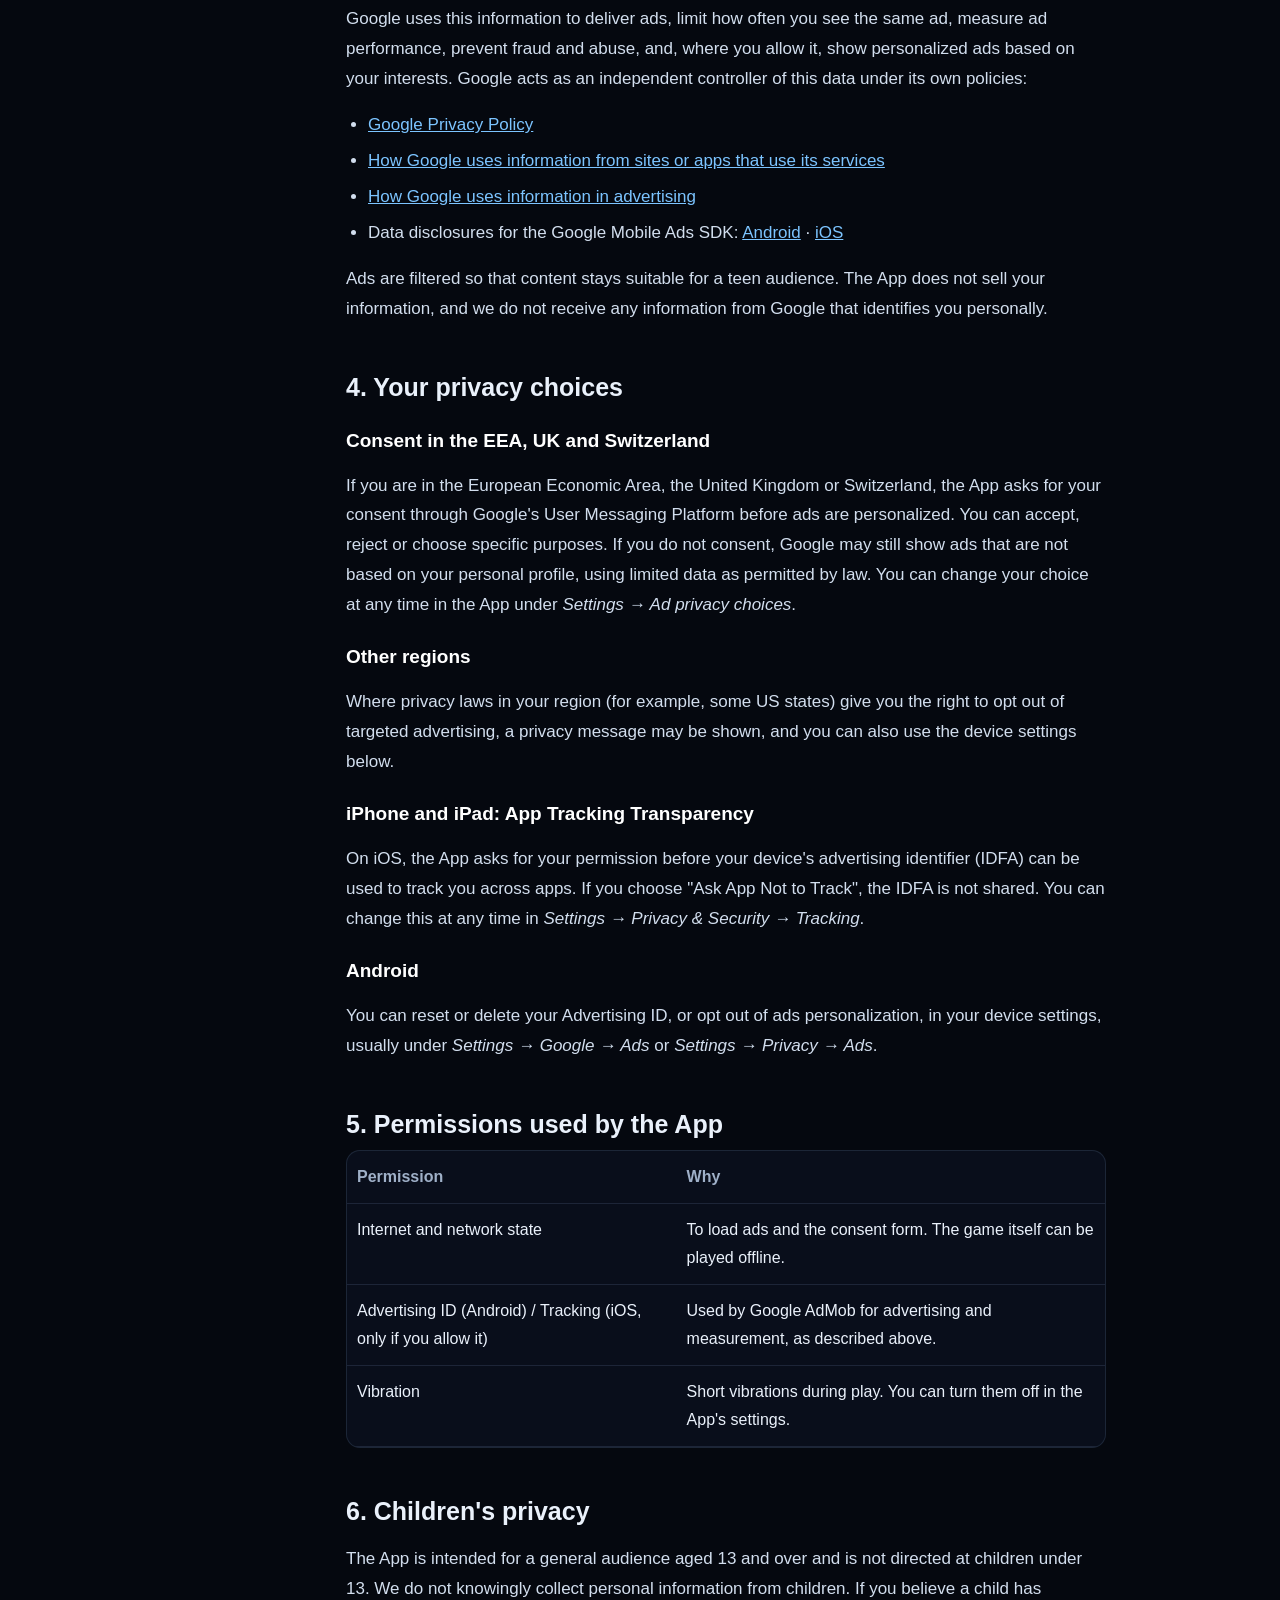
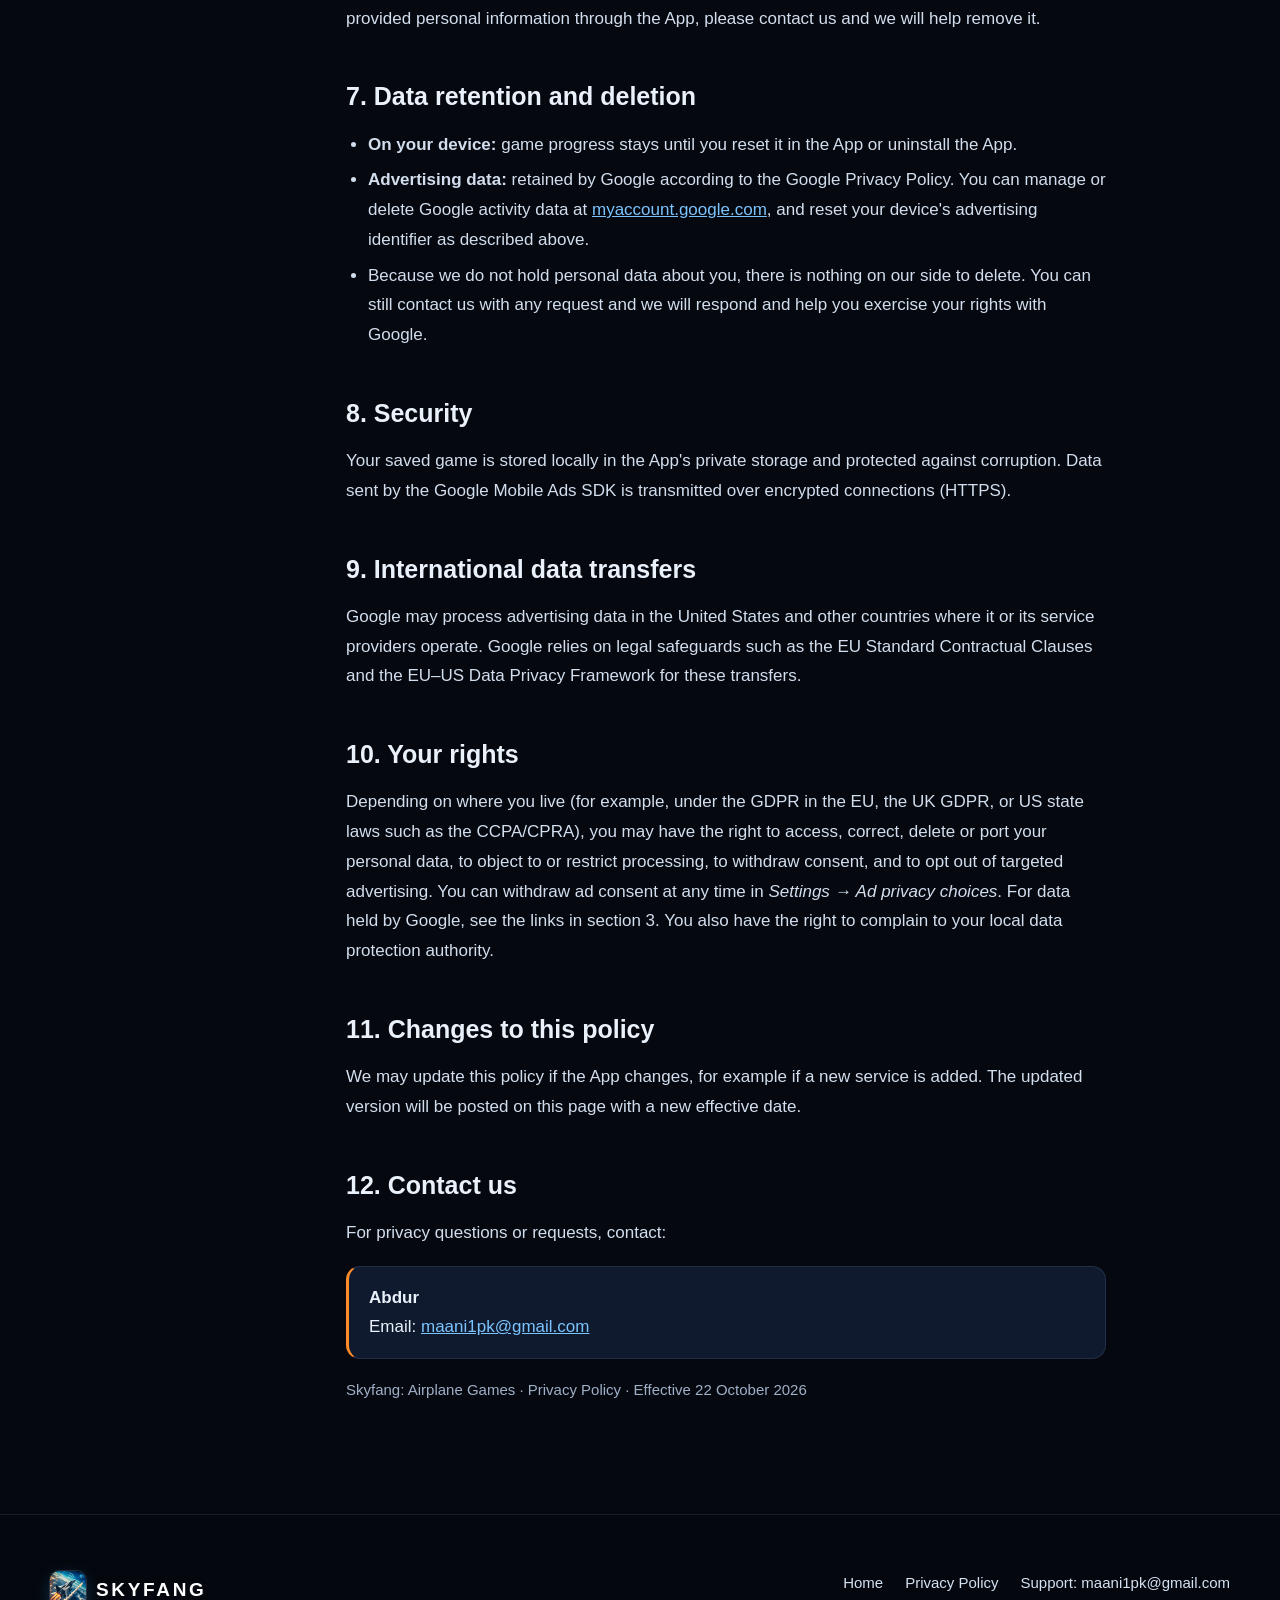
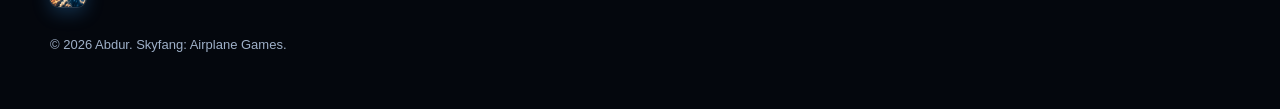
<file: privacy-policy.html>
<!doctype html>
<html lang="en" class="no-js">
<head>
<meta charset="utf-8">
<meta name="viewport" content="width=device-width, initial-scale=1, viewport-fit=cover">
<title>Privacy Policy – Skyfang: Airplane Games</title>
<meta name="description" content="Privacy policy for the mobile game Skyfang: Airplane Games (iOS and Android).">
<link rel="canonical" href="https://maani1pk.github.io/skyfang/privacy-policy.html">
<meta name="theme-color" content="#05080f">
<meta name="color-scheme" content="dark">
<link rel="icon" type="image/png" sizes="32x32" href="assets/img/icon-32.png">
<link rel="icon" type="image/png" sizes="64x64" href="assets/img/icon-64.png">
<link rel="apple-touch-icon" href="assets/img/icon-180.png">
<meta property="og:type" content="article">
<meta property="og:site_name" content="Skyfang: Airplane Games">
<meta property="og:title" content="Privacy Policy – Skyfang: Airplane Games">
<meta property="og:description" content="Privacy policy for the mobile game Skyfang: Airplane Games.">
<meta property="og:url" content="https://maani1pk.github.io/skyfang/privacy-policy.html">
<meta property="og:image" content="https://maani1pk.github.io/skyfang/assets/img/og-1200x630.jpg">
<link rel="stylesheet" href="assets/site.css">
<script src="assets/site.js" defer></script>
</head>
<body id="top">
<a class="skip" href="#main">Skip to content</a>

<header class="nav is-solid">
  <div class="wrap nav__bar">
    <a class="brand" href="./" aria-label="Skyfang home"><img src="assets/img/icon-64.png" width="36" height="36" alt="">Skyfang</a>
    <button class="nav__toggle" type="button" aria-expanded="false" aria-controls="nav-links" aria-label="Menu"><span></span></button>
    <ul class="nav__links" id="nav-links">
      <li><a href="./">Home</a></li>
      <li><a href="./#features">Features</a></li>
      <li><a href="./#screenshots">Screenshots</a></li>
      <li><a href="./#about">About</a></li>
      <li><a href="privacy-policy.html" aria-current="page">Privacy</a></li>
    </ul>
  </div>
</header>

<main id="main">
<div class="page-hero">
  <div class="wrap">
    <p class="eyebrow">Skyfang: Airplane Games</p>
    <h1>Privacy Policy</h1>
    <p>Effective date: 22 October 2026 · Applies to the Skyfang: Airplane Games app for iOS and Android</p>
  </div>
</div>

<div class="wrap doc">
<nav class="toc" aria-label="Sections">
  <p>On this page</p>
  <ol>
    <li><a href="#s1">1. Information stored on your device</a></li>
    <li><a href="#s2">2. Information we collect</a></li>
    <li><a href="#s3">3. Advertising (Google AdMob)</a></li>
    <li><a href="#s4">4. Your privacy choices</a></li>
    <li><a href="#s5">5. Permissions used by the App</a></li>
    <li><a href="#s6">6. Children's privacy</a></li>
    <li><a href="#s7">7. Data retention and deletion</a></li>
    <li><a href="#s8">8. Security</a></li>
    <li><a href="#s9">9. International data transfers</a></li>
    <li><a href="#s10">10. Your rights</a></li>
    <li><a href="#s11">11. Changes to this policy</a></li>
    <li><a href="#s12">12. Contact us</a></li>
  </ol>
</nav>

<article class="policy">
<p>This policy explains what information is processed when you play <strong>Skyfang: Airplane Games</strong> (the "App"), why, and the choices you have. The App is published by <strong>Abdur</strong> ("we", "us").</p>

<div class="box">
  <strong>In short:</strong> we do not ask for your name, email, location or any account, and the App has no sign-in, chat or in-app purchases. Your game progress is stored only on your device. The App shows ads from <strong>Google AdMob</strong>. Google collects device and advertising data to serve and measure those ads, and in the EEA, UK and Switzerland it only uses that data for personalized ads if you consent.
</div>

<h2 id="s1">1. Information stored on your device</h2>
<p>The App saves your game progress and settings in a file on your device: coins, experience and level, unlocked aircraft and upgrades, mission stars and progress, daily-reward timing, and settings such as sound volume, controls, difficulty and language. This file:</p>
<ul>
  <li>is never sent to us or to anyone else, and we cannot see it;</li>
  <li>contains no personal information;</li>
  <li>is deleted when you uninstall the App, or reset with <em>Settings → Reset progress</em> in the App.</li>
</ul>

<h2 id="s2">2. Information we collect</h2>
<p>We (the developer) do not collect, receive or store personal data from the App. The App does not use Unity Analytics, crash reporting or any other analytics service, and it does not ask for access to your contacts, photos, camera, microphone or location.</p>

<h2 id="s3">3. Advertising (Google AdMob)</h2>
<p>The App is free and is supported by ads: banner ads on menu screens, occasional full-screen ads between missions, and optional rewarded ads you can choose to watch (for example, to continue a mission or double your coins). Ads are provided by <strong>Google AdMob</strong> through the Google Mobile Ads SDK, which is built into the App. To serve, measure and protect ads, Google collects and processes information such as:</p>
<ul>
  <li><strong>Device identifiers:</strong> on Android the Advertising ID and App Set ID; on iOS the Identifier for Advertisers (IDFA, only if you allow tracking, see below) and the Identifier for Vendors;</li>
  <li><strong>IP address</strong>, which may be used to estimate your general location (for example, country or city);</li>
  <li><strong>Device and app information</strong>, such as device model, operating system, language, screen size, app version and network type;</li>
  <li><strong>Ad interaction data</strong>, such as ads shown, taps and whether a rewarded video was completed;</li>
  <li><strong>Diagnostic data</strong> about the ad SDK's performance and errors.</li>
</ul>
<p>Google uses this information to deliver ads, limit how often you see the same ad, measure ad performance, prevent fraud and abuse, and, where you allow it, show personalized ads based on your interests. Google acts as an independent controller of this data under its own policies:</p>
<ul>
  <li><a href="https://policies.google.com/privacy">Google Privacy Policy</a></li>
  <li><a href="https://policies.google.com/technologies/partner-sites">How Google uses information from sites or apps that use its services</a></li>
  <li><a href="https://policies.google.com/technologies/ads">How Google uses information in advertising</a></li>
  <li>Data disclosures for the Google Mobile Ads SDK: <a href="https://developers.google.com/admob/android/privacy/play-data-disclosure">Android</a> · <a href="https://developers.google.com/admob/ios/privacy/data-disclosure">iOS</a></li>
</ul>
<p>Ads are filtered so that content stays suitable for a teen audience. The App does not sell your information, and we do not receive any information from Google that identifies you personally.</p>

<h2 id="s4">4. Your privacy choices</h2>
<h3>Consent in the EEA, UK and Switzerland</h3>
<p>If you are in the European Economic Area, the United Kingdom or Switzerland, the App asks for your consent through Google's User Messaging Platform before ads are personalized. You can accept, reject or choose specific purposes. If you do not consent, Google may still show ads that are not based on your personal profile, using limited data as permitted by law. You can change your choice at any time in the App under <em>Settings → Ad privacy choices</em>.</p>
<h3>Other regions</h3>
<p>Where privacy laws in your region (for example, some US states) give you the right to opt out of targeted advertising, a privacy message may be shown, and you can also use the device settings below.</p>
<h3>iPhone and iPad: App Tracking Transparency</h3>
<p>On iOS, the App asks for your permission before your device's advertising identifier (IDFA) can be used to track you across apps. If you choose "Ask App Not to Track", the IDFA is not shared. You can change this at any time in <em>Settings → Privacy &amp; Security → Tracking</em>.</p>
<h3>Android</h3>
<p>You can reset or delete your Advertising ID, or opt out of ads personalization, in your device settings, usually under <em>Settings → Google → Ads</em> or <em>Settings → Privacy → Ads</em>.</p>

<h2 id="s5">5. Permissions used by the App</h2>
<div class="table-wrap">
<table>
  <tr><th>Permission</th><th>Why</th></tr>
  <tr><td>Internet and network state</td><td>To load ads and the consent form. The game itself can be played offline.</td></tr>
  <tr><td>Advertising ID (Android) / Tracking (iOS, only if you allow it)</td><td>Used by Google AdMob for advertising and measurement, as described above.</td></tr>
  <tr><td>Vibration</td><td>Short vibrations during play. You can turn them off in the App's settings.</td></tr>
</table>
</div>

<h2 id="s6">6. Children's privacy</h2>
<p>The App is intended for a general audience aged 13 and over and is not directed at children under 13. We do not knowingly collect personal information from children. If you believe a child has provided personal information through the App, please contact us and we will help remove it.</p>

<h2 id="s7">7. Data retention and deletion</h2>
<ul>
  <li><strong>On your device:</strong> game progress stays until you reset it in the App or uninstall the App.</li>
  <li><strong>Advertising data:</strong> retained by Google according to the Google Privacy Policy. You can manage or delete Google activity data at <a href="https://myaccount.google.com/data-and-privacy">myaccount.google.com</a>, and reset your device's advertising identifier as described above.</li>
  <li>Because we do not hold personal data about you, there is nothing on our side to delete. You can still contact us with any request and we will respond and help you exercise your rights with Google.</li>
</ul>

<h2 id="s8">8. Security</h2>
<p>Your saved game is stored locally in the App's private storage and protected against corruption. Data sent by the Google Mobile Ads SDK is transmitted over encrypted connections (HTTPS).</p>

<h2 id="s9">9. International data transfers</h2>
<p>Google may process advertising data in the United States and other countries where it or its service providers operate. Google relies on legal safeguards such as the EU Standard Contractual Clauses and the EU–US Data Privacy Framework for these transfers.</p>

<h2 id="s10">10. Your rights</h2>
<p>Depending on where you live (for example, under the GDPR in the EU, the UK GDPR, or US state laws such as the CCPA/CPRA), you may have the right to access, correct, delete or port your personal data, to object to or restrict processing, to withdraw consent, and to opt out of targeted advertising. You can withdraw ad consent at any time in <em>Settings → Ad privacy choices</em>. For data held by Google, see the links in section 3. You also have the right to complain to your local data protection authority.</p>

<h2 id="s11">11. Changes to this policy</h2>
<p>We may update this policy if the App changes, for example if a new service is added. The updated version will be posted on this page with a new effective date.</p>

<h2 id="s12">12. Contact us</h2>
<p>For privacy questions or requests, contact:</p>
<div class="box">
  <strong>Abdur</strong><br>
  Email: <a href="mailto:maani1pk@gmail.com">maani1pk@gmail.com</a>
</div>

<p class="muted">Skyfang: Airplane Games · Privacy Policy · Effective 22 October 2026</p>
</article>
</div>
</main>

<footer class="footer">
  <div class="wrap">
    <div class="footer__top">
      <a class="brand" href="./"><img src="assets/img/icon-64.png" width="36" height="36" alt="">Skyfang</a>
      <ul class="footer__links">
        <li><a href="./">Home</a></li>
        <li><a href="privacy-policy.html">Privacy Policy</a></li>
        <li><a href="mailto:maani1pk@gmail.com">Support: maani1pk@gmail.com</a></li>
      </ul>
    </div>
    <p class="footer__legal">© 2026 Abdur. Skyfang: Airplane Games.</p>
  </div>
</footer>
</body>
</html>
</file>
<file: assets/site.css>
/* Skyfang: Airplane Games - official site. Plain CSS, no build step. */
:root {
  --ink: #05080f;
  --navy: #0a1222;
  --panel: #0f1a2e;
  --panel-2: #13213a;
  --line: rgba(148, 178, 230, 0.14);
  --text: #eaf1fb;
  --muted: #9fb0c8;
  --blue: #3ba4ff;
  --blue-2: #7cc4ff;
  --orange: #ff8a2a;
  --orange-2: #ffb15c;
  --radius: 18px;
  --wrap: 1180px;
  --font: "Segoe UI Variable Display", "SF Pro Display", -apple-system, BlinkMacSystemFont, "Segoe UI", Roboto, "Helvetica Neue", Arial, sans-serif;
  --font-text: -apple-system, BlinkMacSystemFont, "Segoe UI", Roboto, "Helvetica Neue", Arial, sans-serif;
  color-scheme: dark;
}

*, *::before, *::after { box-sizing: border-box; }
html { scroll-behavior: smooth; scroll-padding-top: 80px; -webkit-text-size-adjust: 100%; }
body {
  margin: 0;
  background: var(--ink);
  color: var(--text);
  font: 17px/1.6 var(--font-text);
  -webkit-font-smoothing: antialiased;
  overflow-x: hidden;
}
img { display: block; max-width: 100%; height: auto; }
a { color: var(--blue-2); }
a:hover { color: #fff; }
:focus-visible { outline: 2px solid var(--orange-2); outline-offset: 3px; border-radius: 6px; }

.wrap { width: min(var(--wrap), 100% - 32px); margin-inline: auto; }
.skip { position: absolute; left: -999px; top: 8px; z-index: 100; background: var(--orange); color: var(--ink); padding: 8px 14px; border-radius: 8px; font-weight: 700; }
.skip:focus { left: 8px; }
.sr-only { position: absolute; width: 1px; height: 1px; overflow: hidden; clip: rect(0 0 0 0); white-space: nowrap; }

/* ---------- Navigation ---------- */
.nav {
  position: fixed; inset: 0 0 auto; z-index: 50;
  transition: background .3s ease, border-color .3s ease, backdrop-filter .3s ease;
  border-bottom: 1px solid transparent;
}
.nav.is-solid, .nav.is-open {
  background: rgba(5, 8, 15, 0.82);
  backdrop-filter: blur(14px) saturate(140%);
  -webkit-backdrop-filter: blur(14px) saturate(140%);
  border-color: var(--line);
}
.nav__bar { display: flex; align-items: center; gap: 24px; height: 68px; }
.brand { display: flex; align-items: center; gap: 10px; color: #fff; text-decoration: none; font: 800 19px/1 var(--font); letter-spacing: .14em; text-transform: uppercase; }
.brand img { width: 36px; height: 36px; border-radius: 9px; box-shadow: 0 0 0 1px rgba(255,255,255,.12), 0 6px 18px rgba(59,164,255,.25); }
.nav__links { display: flex; gap: 4px; margin: 0 0 0 auto; padding: 0; list-style: none; }
.nav__links a { display: block; padding: 8px 12px; border-radius: 10px; color: var(--muted); text-decoration: none; font-weight: 600; font-size: 15px; transition: color .2s, background .2s; }
.nav__links a:hover { color: #fff; background: rgba(255,255,255,.06); }
.nav__links a[aria-current] { color: #fff; background: rgba(255,138,42,.14); box-shadow: inset 0 -2px 0 var(--orange); }
.nav__cta { margin-left: 8px; }
.nav__toggle { display: none; margin-left: auto; width: 44px; height: 44px; border: 1px solid var(--line); border-radius: 12px; background: rgba(255,255,255,.04); color: #fff; cursor: pointer; }
.nav__toggle span, .nav__toggle span::before, .nav__toggle span::after { display: block; width: 18px; height: 2px; margin: auto; background: currentColor; border-radius: 2px; position: relative; transition: transform .25s, opacity .25s; }
.nav__toggle span::before, .nav__toggle span::after { content: ""; position: absolute; left: 0; }
.nav__toggle span::before { top: -6px; } .nav__toggle span::after { top: 6px; }
.nav.is-open .nav__toggle span { background: transparent; }
.nav.is-open .nav__toggle span::before { transform: translateY(6px) rotate(45deg); }
.nav.is-open .nav__toggle span::after { transform: translateY(-6px) rotate(-45deg); }

/* ---------- Buttons ---------- */
.btn {
  display: inline-flex; align-items: center; justify-content: center; gap: 10px;
  min-height: 48px; padding: 12px 22px; border-radius: 14px; border: 1px solid transparent;
  font: 700 16px/1.1 var(--font); letter-spacing: .01em; text-decoration: none; cursor: pointer;
  transition: transform .2s ease, box-shadow .2s ease, background .2s ease, border-color .2s ease, color .2s;
}
.btn:active { transform: translateY(1px); }
.btn--ghost { color: #fff; background: rgba(255,255,255,.06); border-color: rgba(255,255,255,.16); }
.btn--ghost:hover { color: #fff; background: rgba(255,255,255,.12); border-color: rgba(255,255,255,.3); }
.btn--sm { min-height: 40px; padding: 8px 16px; font-size: 14px; border-radius: 12px; }

/* App Store button (styled; switches from "coming soon" to the live link via site.js) */
.store {
  display: inline-flex; align-items: center; gap: 12px; min-height: 58px; padding: 10px 22px 10px 16px;
  border-radius: 16px; color: #fff; text-decoration: none; border: 1px solid rgba(255,255,255,.22);
  background: linear-gradient(180deg, #121a2a, #070b14);
  box-shadow: 0 10px 30px rgba(0,0,0,.45), inset 0 1px 0 rgba(255,255,255,.08);
  transition: transform .2s ease, box-shadow .25s ease, border-color .25s;
}
.store svg { width: 30px; height: 30px; flex: none; color: var(--orange-2); }
.store small { display: block; font: 600 11px/1.2 var(--font-text); letter-spacing: .08em; text-transform: uppercase; color: var(--muted); }
.store strong { display: block; font: 800 19px/1.15 var(--font); letter-spacing: .01em; }
.store.is-live { border-color: rgba(255,138,42,.6); background: linear-gradient(180deg, #ff9a3d, #f06d12); box-shadow: 0 12px 34px rgba(255,122,24,.35), inset 0 1px 0 rgba(255,255,255,.35); }
.store.is-live svg { color: #fff; }
.store.is-live small { color: rgba(255,255,255,.85); }
.store.is-live:hover { transform: translateY(-2px); box-shadow: 0 16px 40px rgba(255,122,24,.45), inset 0 1px 0 rgba(255,255,255,.35); color: #fff; }
.store.is-soon { cursor: default; }
.store.is-soon:hover { color: #fff; }
.store.is-jump { cursor: pointer; }
.store.is-jump:hover { border-color: rgba(255,177,92,.55); transform: translateY(-1px); }
.store--sm { min-height: 40px; padding: 6px 14px 6px 10px; border-radius: 12px; gap: 8px; }
.store--sm svg { width: 20px; height: 20px; }
.store--sm small { display: none; }
.store--sm strong { font-size: 14px; }

/* ---------- Hero ---------- */
.hero { position: relative; min-height: min(100svh, 980px); display: grid; align-items: end; isolation: isolate; overflow: hidden; }
.hero__media { position: absolute; inset: 0; z-index: -2; }
.hero__media picture { display: block; height: 100%; }
.hero__media img { width: 100%; height: 100%; object-fit: cover; object-position: 28% 45%; transform: scale(1.04); animation: drift 22s ease-in-out infinite alternate; }
.hero::before {
  content: ""; position: absolute; inset: 0; z-index: -1;
  background:
    linear-gradient(180deg, rgba(5,8,15,.55) 0%, rgba(5,8,15,0) 22%, rgba(5,8,15,0) 45%, rgba(5,8,15,.86) 82%, var(--ink) 100%),
    linear-gradient(90deg, rgba(5,8,15,.82) 0%, rgba(5,8,15,.35) 40%, rgba(5,8,15,0) 65%);
}
.hero__content { padding: 140px 0 72px; max-width: 640px; }
.eyebrow { display: inline-flex; align-items: center; gap: 10px; margin: 0 0 18px; color: var(--orange-2); font: 700 13px/1 var(--font-text); letter-spacing: .22em; text-transform: uppercase; }
.eyebrow::before { content: ""; width: 28px; height: 2px; background: linear-gradient(90deg, var(--orange), transparent); }
.hero h1 { margin: 0; font: 900 clamp(56px, 11vw, 132px)/.86 var(--font); letter-spacing: .02em; text-transform: uppercase; text-shadow: 0 6px 40px rgba(0,0,0,.45); }
.hero h1 span { display: block; margin-top: 14px; font-size: clamp(18px, 2.6vw, 28px); font-weight: 700; letter-spacing: .32em; color: var(--blue-2); text-shadow: none; }
.hero__tagline { margin: 26px 0 10px; font: 700 clamp(22px, 3vw, 30px)/1.25 var(--font); }
.hero__lead { margin: 0 0 30px; color: #c7d4e6; font-size: 18px; max-width: 34em; }
.hero__actions { display: flex; flex-wrap: wrap; gap: 14px; align-items: center; }
.hero__note { margin: 14px 0 0; font-size: 14px; color: var(--muted); }
.stats { display: grid; grid-template-columns: repeat(4, 1fr); gap: 1px; margin-top: 56px; border: 1px solid var(--line); border-radius: var(--radius); overflow: hidden; background: var(--line); max-width: 760px; }
.stats div { background: rgba(8,13,24,.72); backdrop-filter: blur(8px); -webkit-backdrop-filter: blur(8px); padding: 16px 18px; }
.stats b { display: block; font: 800 30px/1 var(--font); color: #fff; }
.stats span { display: block; margin-top: 6px; font-size: 13px; color: var(--muted); letter-spacing: .04em; }

/* ---------- Sections ---------- */
.section { position: relative; padding: clamp(72px, 10vw, 128px) 0; }
.section--tint { background: radial-gradient(1200px 500px at 15% 0%, rgba(59,164,255,.10), transparent 60%), linear-gradient(180deg, var(--navy), var(--ink)); }
.head { max-width: 720px; margin-bottom: 44px; }
.head h2 { margin: 0 0 14px; font: 850 clamp(34px, 5vw, 56px)/1.02 var(--font); letter-spacing: -.01em; }
.head p { margin: 0; color: var(--muted); font-size: 18px; }
.head--center { margin-inline: auto; text-align: center; }
.head--center .eyebrow::after { content: ""; width: 28px; height: 2px; background: linear-gradient(270deg, var(--orange), transparent); }

/* Gameplay showcase */
.showcase { display: grid; grid-template-columns: 1.7fr 1fr; gap: 28px; align-items: center; }
.frame { position: relative; border-radius: 22px; padding: 10px; background: linear-gradient(160deg, rgba(124,196,255,.35), rgba(255,138,42,.25) 60%, rgba(255,255,255,.06)); box-shadow: 0 30px 80px rgba(0,0,0,.55), 0 0 60px rgba(59,164,255,.12); }
.frame img { border-radius: 14px; width: 100%; aspect-ratio: 2868 / 1320; object-fit: cover; background: var(--panel); }
.frame img.is-fading { opacity: .25; }
.frame img { transition: opacity .35s ease; }
.tabs { display: grid; gap: 10px; }
.tab {
  display: grid; grid-template-columns: 44px 1fr; gap: 14px; align-items: center; text-align: left; width: 100%;
  padding: 16px 18px; border-radius: 16px; border: 1px solid var(--line); background: rgba(15,26,46,.55); color: var(--text); cursor: pointer;
  font: inherit; transition: border-color .2s, background .2s, transform .2s;
}
.tab:hover { border-color: rgba(124,196,255,.35); background: rgba(19,33,58,.8); }
.tab[aria-selected="true"] { border-color: rgba(255,138,42,.6); background: linear-gradient(90deg, rgba(255,138,42,.14), rgba(19,33,58,.75)); }
.tab__icon { width: 44px; height: 44px; display: grid; place-items: center; border-radius: 12px; background: rgba(59,164,255,.12); color: var(--blue-2); }
.tab[aria-selected="true"] .tab__icon { background: rgba(255,138,42,.16); color: var(--orange-2); }
.tab__icon svg { width: 22px; height: 22px; }
.tab strong { display: block; font: 750 17px/1.25 var(--font); }
.tab span { display: block; margin-top: 3px; font-size: 14px; color: var(--muted); }

/* Features */
.features { display: grid; grid-template-columns: repeat(4, 1fr); gap: 16px; }
.card {
  position: relative; padding: 26px 22px 24px; border-radius: var(--radius); border: 1px solid var(--line);
  background: linear-gradient(180deg, rgba(19,33,58,.75), rgba(10,18,34,.75)); overflow: hidden;
  transition: transform .25s ease, border-color .25s ease, box-shadow .25s ease;
}
.card::before { content: ""; position: absolute; inset: -1px -1px auto; height: 2px; background: linear-gradient(90deg, transparent, var(--blue), transparent); opacity: .0; transition: opacity .25s; }
.card:hover { transform: translateY(-4px); border-color: rgba(124,196,255,.3); box-shadow: 0 18px 40px rgba(0,0,0,.4); }
.card:hover::before { opacity: 1; }
.card__icon { width: 50px; height: 50px; display: grid; place-items: center; border-radius: 14px; margin-bottom: 18px; color: var(--orange-2); background: radial-gradient(circle at 30% 30%, rgba(255,138,42,.28), rgba(255,138,42,.06)); box-shadow: inset 0 0 0 1px rgba(255,177,92,.25); }
.card__icon svg { width: 26px; height: 26px; }
.card h3 { margin: 0 0 8px; font: 780 19px/1.25 var(--font); }
.card p { margin: 0; color: var(--muted); font-size: 15px; line-height: 1.55; }
.card b { color: #fff; }

/* Cinematic band */
.band { position: relative; min-height: 560px; display: grid; align-items: center; isolation: isolate; overflow: hidden; }
.band__media { position: absolute; inset: 0; z-index: -2; }
.band__media img { width: 100%; height: 100%; object-fit: cover; object-position: 30% 40%; }
.band::before { content: ""; position: absolute; inset: 0; z-index: -1; background: linear-gradient(90deg, rgba(5,8,15,0) 30%, rgba(5,8,15,.85) 68%), linear-gradient(180deg, var(--ink) 0%, rgba(5,8,15,0) 18%, rgba(5,8,15,0) 82%, var(--ink) 100%); }
.band__content { margin-left: auto; max-width: 480px; padding: 80px 0; }
.band h2 { margin: 0 0 14px; font: 850 clamp(34px, 5vw, 54px)/1.02 var(--font); }
.band p { color: #c7d4e6; margin: 0 0 12px; }
.checks { margin: 18px 0 0; padding: 0; list-style: none; display: grid; gap: 10px; }
.checks li { display: flex; gap: 10px; align-items: flex-start; color: #dbe6f5; }
.checks li::before { content: ""; flex: none; width: 18px; height: 18px; margin-top: 4px; border-radius: 6px; background: var(--orange) url("data:image/svg+xml,%3Csvg xmlns='http://www.w3.org/2000/svg' viewBox='0 0 24 24' fill='none' stroke='%2305080f' stroke-width='3.2' stroke-linecap='round' stroke-linejoin='round'%3E%3Cpath d='M5 12.5l4.5 4.5L19 7.5'/%3E%3C/svg%3E") center / 13px no-repeat; }

/* Worlds strip */
.worlds { display: flex; flex-wrap: wrap; gap: 10px; margin-top: 26px; padding: 0; list-style: none; }
.worlds li { padding: 8px 14px; border-radius: 999px; border: 1px solid var(--line); background: rgba(255,255,255,.04); font-size: 14px; color: #d5e2f4; }

/* Gallery */
.gallery { display: grid; grid-template-columns: repeat(4, 1fr); gap: 14px; }
.shot { position: relative; padding: 0; border: 0; border-radius: 14px; overflow: hidden; cursor: zoom-in; background: var(--panel); box-shadow: 0 0 0 1px var(--line); }
.shot img { width: 100%; aspect-ratio: 2868 / 1320; object-fit: cover; transition: transform .45s ease, filter .3s; }
.shot::after { content: attr(data-caption); position: absolute; inset: auto 0 0; padding: 26px 12px 10px; font: 650 13px/1.3 var(--font-text); color: #fff; text-align: left; background: linear-gradient(transparent, rgba(5,8,15,.88)); opacity: 0; transform: translateY(6px); transition: opacity .25s, transform .25s; }
.shot:hover img, .shot:focus-visible img { transform: scale(1.05); }
.shot:hover::after, .shot:focus-visible::after { opacity: 1; transform: none; }
.shot--wide { grid-column: span 2; grid-row: span 2; }
.gallery__note { margin-top: 18px; color: var(--muted); font-size: 14px; }

/* Lightbox */
.lightbox { width: min(1400px, 100vw); max-width: none; max-height: 100vh; margin: auto; padding: 0; border: 0; background: transparent; color: #fff; overflow: visible; }
.lightbox::backdrop { background: rgba(3,5,10,.92); backdrop-filter: blur(6px); }
.lightbox figure { margin: 0; padding: 56px 64px 20px; }
.lightbox img { width: 100%; max-height: calc(100vh - 140px); object-fit: contain; border-radius: 12px; box-shadow: 0 30px 90px rgba(0,0,0,.6); }
.lightbox figcaption { margin-top: 14px; text-align: center; color: #c7d4e6; font-size: 15px; }
.lb-btn { position: absolute; display: grid; place-items: center; width: 48px; height: 48px; border-radius: 50%; border: 1px solid rgba(255,255,255,.2); background: rgba(15,26,46,.8); color: #fff; cursor: pointer; transition: background .2s; }
.lb-btn:hover { background: rgba(59,164,255,.35); }
.lb-btn svg { width: 22px; height: 22px; }
.lb-close { top: 4px; right: 12px; }
.lb-prev { left: 6px; top: 50%; transform: translateY(-50%); }
.lb-next { right: 6px; top: 50%; transform: translateY(-50%); }

/* About */
.about { display: grid; grid-template-columns: 1.2fr 1fr; gap: 48px; align-items: start; }
.about__title { margin: 0 0 20px; font: 850 clamp(34px, 5vw, 56px)/1.02 var(--font); letter-spacing: -.01em; }
.about p { color: #c7d4e6; }
.facts { margin: 0; padding: 8px 24px; border-radius: var(--radius); border: 1px solid var(--line); background: rgba(15,26,46,.55); }
.facts div { display: grid; grid-template-columns: 130px 1fr; gap: 14px; padding: 14px 0; border-bottom: 1px solid var(--line); }
.facts div:last-child { border-bottom: 0; }
.facts dt { color: var(--muted); font-size: 14px; }
.facts dd { margin: 0; font-weight: 600; }

/* Download */
.download { position: relative; overflow: hidden; border-radius: 28px; padding: clamp(36px, 6vw, 64px); border: 1px solid rgba(124,196,255,.22); background: radial-gradient(600px 300px at 85% 20%, rgba(255,138,42,.22), transparent 70%), radial-gradient(700px 360px at 10% 100%, rgba(59,164,255,.22), transparent 70%), linear-gradient(135deg, #0e1a31, #070c17); display: grid; grid-template-columns: auto 1fr auto; gap: 32px; align-items: center; }
.download img { width: 120px; height: 120px; border-radius: 27px; box-shadow: 0 20px 50px rgba(0,0,0,.5), 0 0 0 1px rgba(255,255,255,.12); }
.download h2 { margin: 0 0 8px; font: 850 clamp(30px, 4vw, 44px)/1.05 var(--font); }
.download p { margin: 0; color: #c7d4e6; }

/* Footer */
.footer { padding: 56px 0 40px; border-top: 1px solid var(--line); background: #04070d; color: var(--muted); font-size: 15px; }
.footer__top { display: flex; flex-wrap: wrap; gap: 28px; justify-content: space-between; align-items: flex-start; }
.footer__links { display: flex; flex-wrap: wrap; gap: 8px 22px; margin: 0; padding: 0; list-style: none; }
.footer__links a { color: #d5e2f4; text-decoration: none; }
.footer__links a:hover { color: #fff; text-decoration: underline; }
.footer__legal { margin-top: 28px; font-size: 13px; line-height: 1.6; }

/* ---------- Privacy page ---------- */
.page-hero { padding: 132px 0 40px; background: radial-gradient(900px 360px at 20% 0%, rgba(59,164,255,.16), transparent 70%), linear-gradient(180deg, var(--navy), var(--ink)); border-bottom: 1px solid var(--line); }
.page-hero h1 { margin: 0 0 10px; font: 850 clamp(36px, 6vw, 58px)/1.05 var(--font); }
.page-hero p { margin: 0; color: var(--muted); }
.doc { display: grid; grid-template-columns: 240px minmax(0, 1fr); gap: 56px; padding: 48px 0 96px; }
.toc { position: sticky; top: 96px; align-self: start; font-size: 14px; }
.toc p { margin: 0 0 10px; color: var(--muted); font-weight: 700; letter-spacing: .12em; text-transform: uppercase; font-size: 12px; }
.toc ol { margin: 0; padding: 0; list-style: none; border-left: 1px solid var(--line); }
.toc a { display: block; padding: 6px 0 6px 14px; margin-left: -1px; border-left: 2px solid transparent; color: var(--muted); text-decoration: none; }
.toc a:hover { color: #fff; border-color: var(--blue); }
.policy { max-width: 760px; font-size: 17px; line-height: 1.75; }
.policy h2 { margin: 48px 0 10px; font: 780 25px/1.25 var(--font); scroll-margin-top: 90px; }
.policy h2:first-of-type { margin-top: 28px; }
.policy h3 { margin: 26px 0 6px; font: 720 19px/1.3 var(--font); color: #fff; }
.policy p, .policy li { color: #d2deee; }
.policy ul { padding-left: 22px; }
.policy li { margin: 6px 0; }
.policy .box { background: var(--panel); border: 1px solid var(--line); border-left: 3px solid var(--orange); border-radius: 14px; padding: 16px 20px; margin: 18px 0; }
.policy table { width: 100%; border-collapse: collapse; font-size: 16px; }
.policy th, .policy td { text-align: left; vertical-align: top; padding: 12px 10px; border-bottom: 1px solid var(--line); }
.policy th { color: var(--muted); font-weight: 650; }
.table-wrap { overflow-x: auto; border: 1px solid var(--line); border-radius: 14px; background: rgba(15,26,46,.4); }
.policy .muted { color: var(--muted); font-size: 15px; }

/* ---------- Motion ---------- */
@keyframes drift { from { transform: scale(1.04) translate3d(0,0,0); } to { transform: scale(1.1) translate3d(-1.5%, -1%, 0); } }
.reveal { opacity: 0; transform: translateY(22px); transition: opacity .7s ease, transform .7s ease; }
.reveal.is-in { opacity: 1; transform: none; }
.no-js .reveal { opacity: 1; transform: none; }

@media (prefers-reduced-motion: reduce) {
  html { scroll-behavior: auto; }
  *, *::before, *::after { animation: none !important; transition: none !important; }
  .reveal { opacity: 1; transform: none; }
}

/* ---------- Responsive ---------- */
@media (max-width: 1080px) {
  .features { grid-template-columns: repeat(2, 1fr); }
  .gallery { grid-template-columns: repeat(3, 1fr); }
  .showcase { grid-template-columns: 1fr; }
  .tabs { grid-template-columns: repeat(3, 1fr); }
  .tab { grid-template-columns: 1fr; gap: 10px; }
}
@media (max-width: 860px) {
  .nav__toggle { display: block; }
  .nav__links { position: absolute; top: 68px; left: 0; right: 0; flex-direction: column; gap: 2px; padding: 10px 16px 18px; background: #070b14; border-bottom: 1px solid var(--line); box-shadow: 0 24px 48px rgba(0,0,0,.65); display: none; }
  .nav.is-open { background: #070b14; backdrop-filter: none; -webkit-backdrop-filter: none; }
  .nav.is-open .nav__links { display: flex; }
  .nav__links a { padding: 12px; font-size: 17px; }
  .nav__cta { display: none; }
  .hero::before { background: linear-gradient(180deg, rgba(5,8,15,.55) 0%, rgba(5,8,15,.25) 18%, rgba(5,8,15,.72) 42%, rgba(5,8,15,.8) 70%, var(--ink) 94%); }
  .about { grid-template-columns: 1fr; gap: 28px; }
  .download { grid-template-columns: 1fr; text-align: center; justify-items: center; }
  .doc { grid-template-columns: 1fr; gap: 24px; }
  .toc { display: none; }
}
@media (max-width: 680px) {
  body { font-size: 16px; }
  .hero { min-height: 100svh; }
  .hero__media img { object-position: 58% 50%; }
  .hero::before { background: linear-gradient(180deg, rgba(5,8,15,.55) 0%, rgba(5,8,15,.25) 18%, rgba(5,8,15,.72) 42%, rgba(5,8,15,.8) 70%, var(--ink) 94%); }
  .eyebrow { font-size: 11px; letter-spacing: .16em; gap: 8px; }
  .eyebrow::before { width: 18px; }
  .hero h1 span { letter-spacing: .24em; }
  .hero__content { padding: 120px 0 48px; }
  .hero__lead { font-size: 16px; }
  .stats { grid-template-columns: repeat(2, 1fr); margin-top: 36px; }
  .stats b { font-size: 26px; }
  .features { grid-template-columns: 1fr; }
  .gallery { grid-template-columns: repeat(2, 1fr); gap: 10px; }
  .shot--wide { grid-column: span 2; grid-row: auto; }
  .tabs { grid-template-columns: 1fr; }
  .tab { grid-template-columns: 40px 1fr; }
  .band { min-height: 0; }
  .band__media { position: relative; height: 240px; }
  .band::before { background: linear-gradient(180deg, var(--ink) 0%, rgba(5,8,15,0) 15%, rgba(5,8,15,0) 30%, var(--ink) 42%); }
  .band__content { padding: 0 0 56px; margin-top: -40px; }
  .band { align-items: start; }
  .facts div { grid-template-columns: 1fr; gap: 2px; }
  .lightbox figure { padding: 56px 8px 16px; }
  .lb-prev, .lb-next { top: auto; bottom: -48px; transform: none; }
  .lb-prev { left: calc(50% - 56px); } .lb-next { right: calc(50% - 56px); }
}

/* ---- 2.0 marketing upgrade: logo hero, trailer, support ---- */
.hero h1.hero__logo { margin: 0; line-height: 0; text-shadow: none; }
.hero__logo img { width: min(560px, 86vw); height: auto; filter: drop-shadow(0 10px 40px rgba(0,0,0,.5)); }
.btn svg { margin-right: 8px; vertical-align: -3px; }
.trailer { background: radial-gradient(900px 420px at 50% 0%, rgba(255,138,42,.10), transparent 70%); }
.trailer__frame { position: relative; max-width: 1100px; margin: 0 auto; border-radius: 22px; padding: 10px; background: linear-gradient(160deg, rgba(124,196,255,.35), rgba(255,138,42,.25) 60%, rgba(255,255,255,.06)); box-shadow: 0 30px 80px rgba(0,0,0,.55), 0 0 60px rgba(59,164,255,.12); }
.trailer__frame video { display: block; width: 100%; height: auto; aspect-ratio: 16 / 9; border-radius: 14px; background: #000; }
.trailer__note { max-width: 760px; margin: 18px auto 0; text-align: center; color: var(--muted); font-size: 14px; }
.support { display: grid; grid-template-columns: 1fr 1.1fr; gap: clamp(28px, 5vw, 64px); align-items: start; }
.support p { color: #c7d4e6; }
.support__links a { color: #d5e2f4; }
.faq details { border: 1px solid var(--line); border-radius: 16px; background: rgba(15,26,46,.55); margin-bottom: 12px; }
.faq summary { cursor: pointer; padding: 16px 20px; font: 700 17px/1.3 var(--font); list-style: none; display: flex; justify-content: space-between; gap: 12px; }
.faq summary::-webkit-details-marker { display: none; }
.faq summary::after { content: "+"; color: var(--orange); font-weight: 800; }
.faq details[open] summary::after { content: "–"; }
.faq details p { margin: 0; padding: 0 20px 18px; color: var(--muted); font-size: 15px; }
@media (max-width: 860px) { .support { grid-template-columns: 1fr; } }
.hero__media img { object-position: 74% 45%; }   /* new key art: keep the whole jet in frame */
</file>
